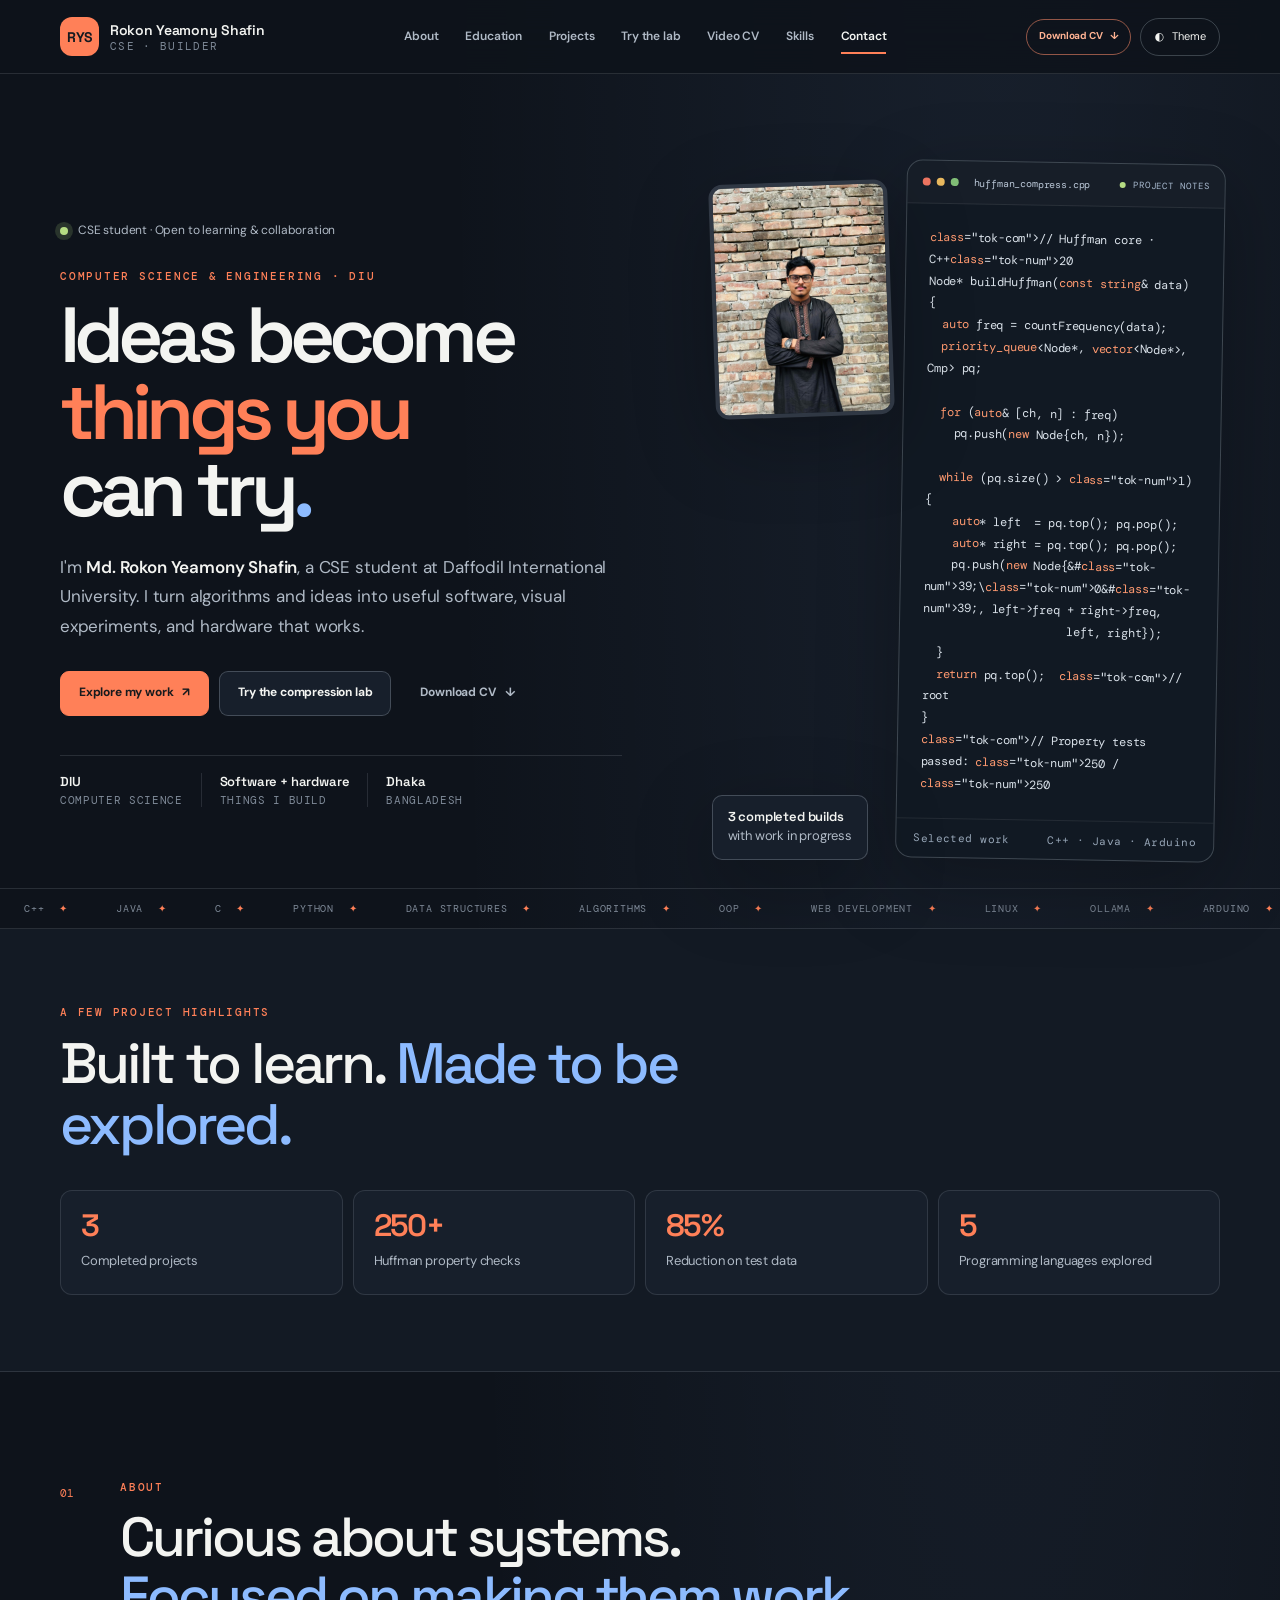
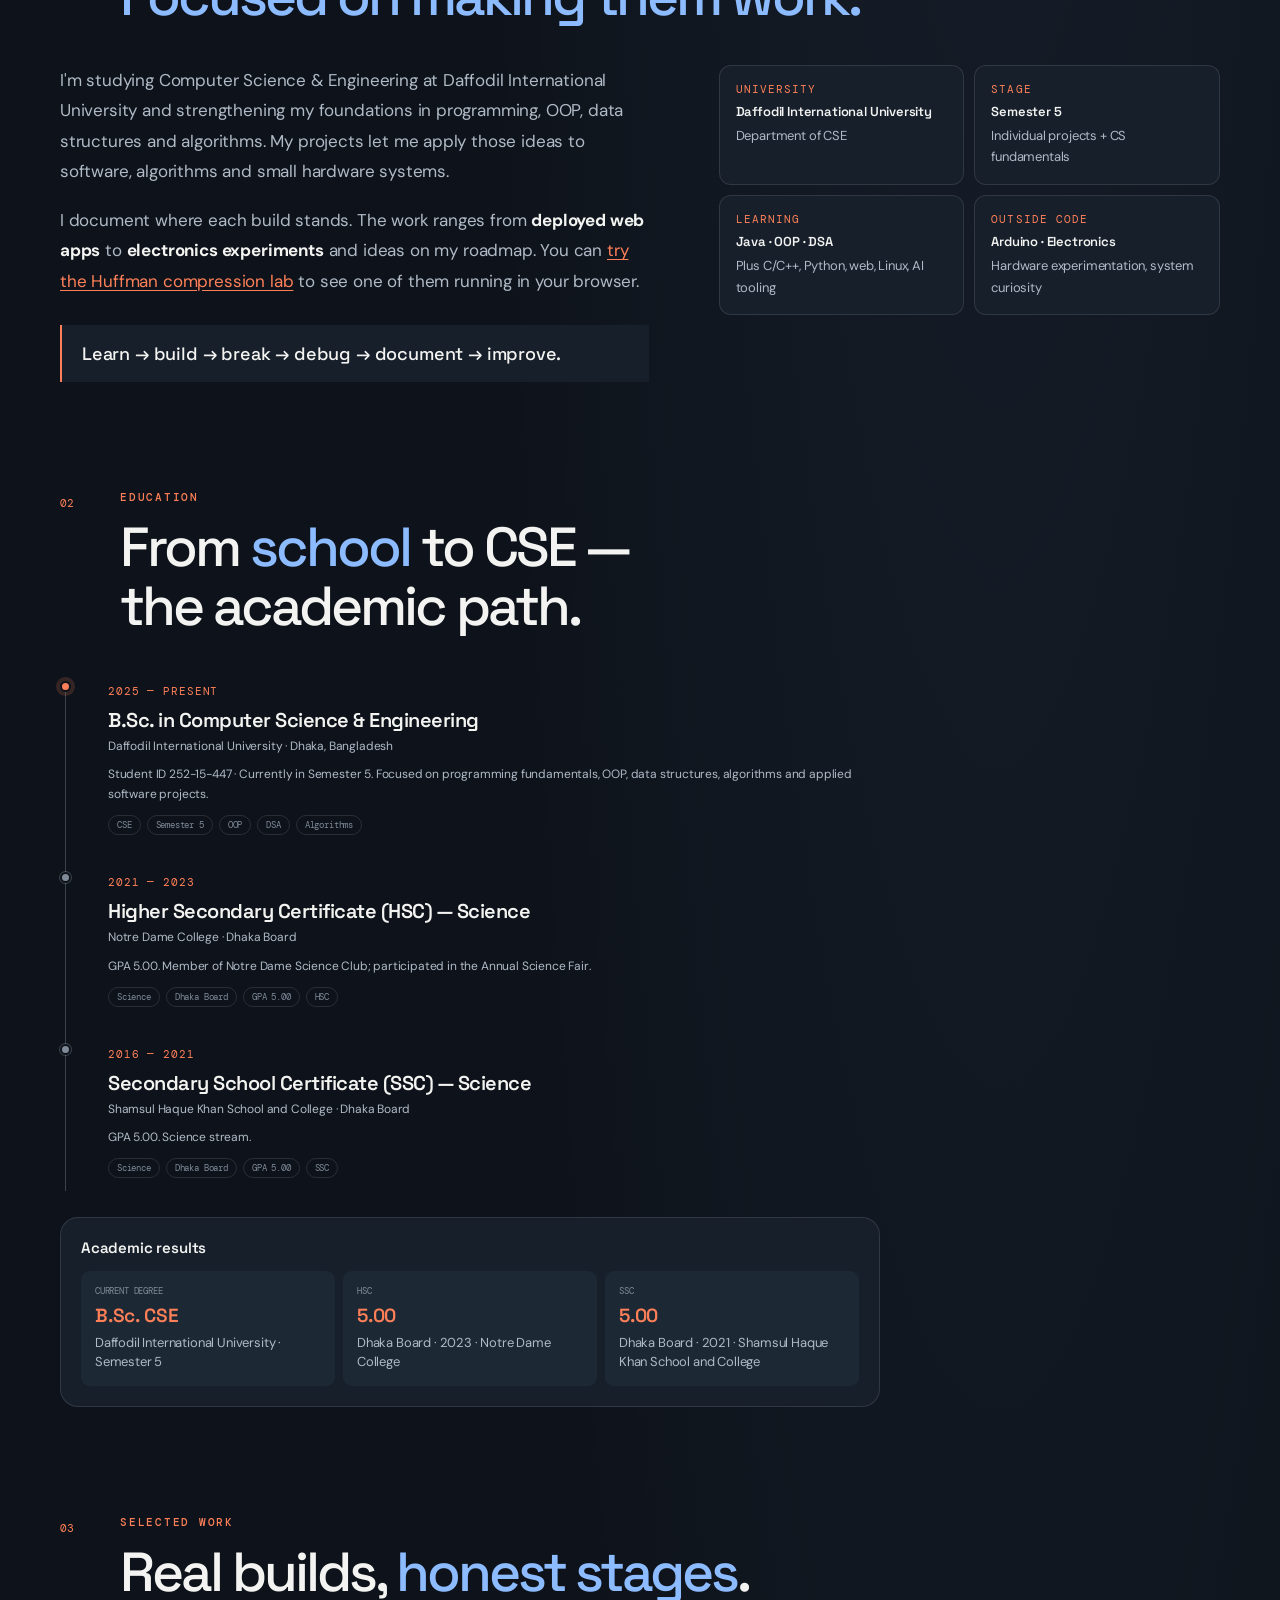
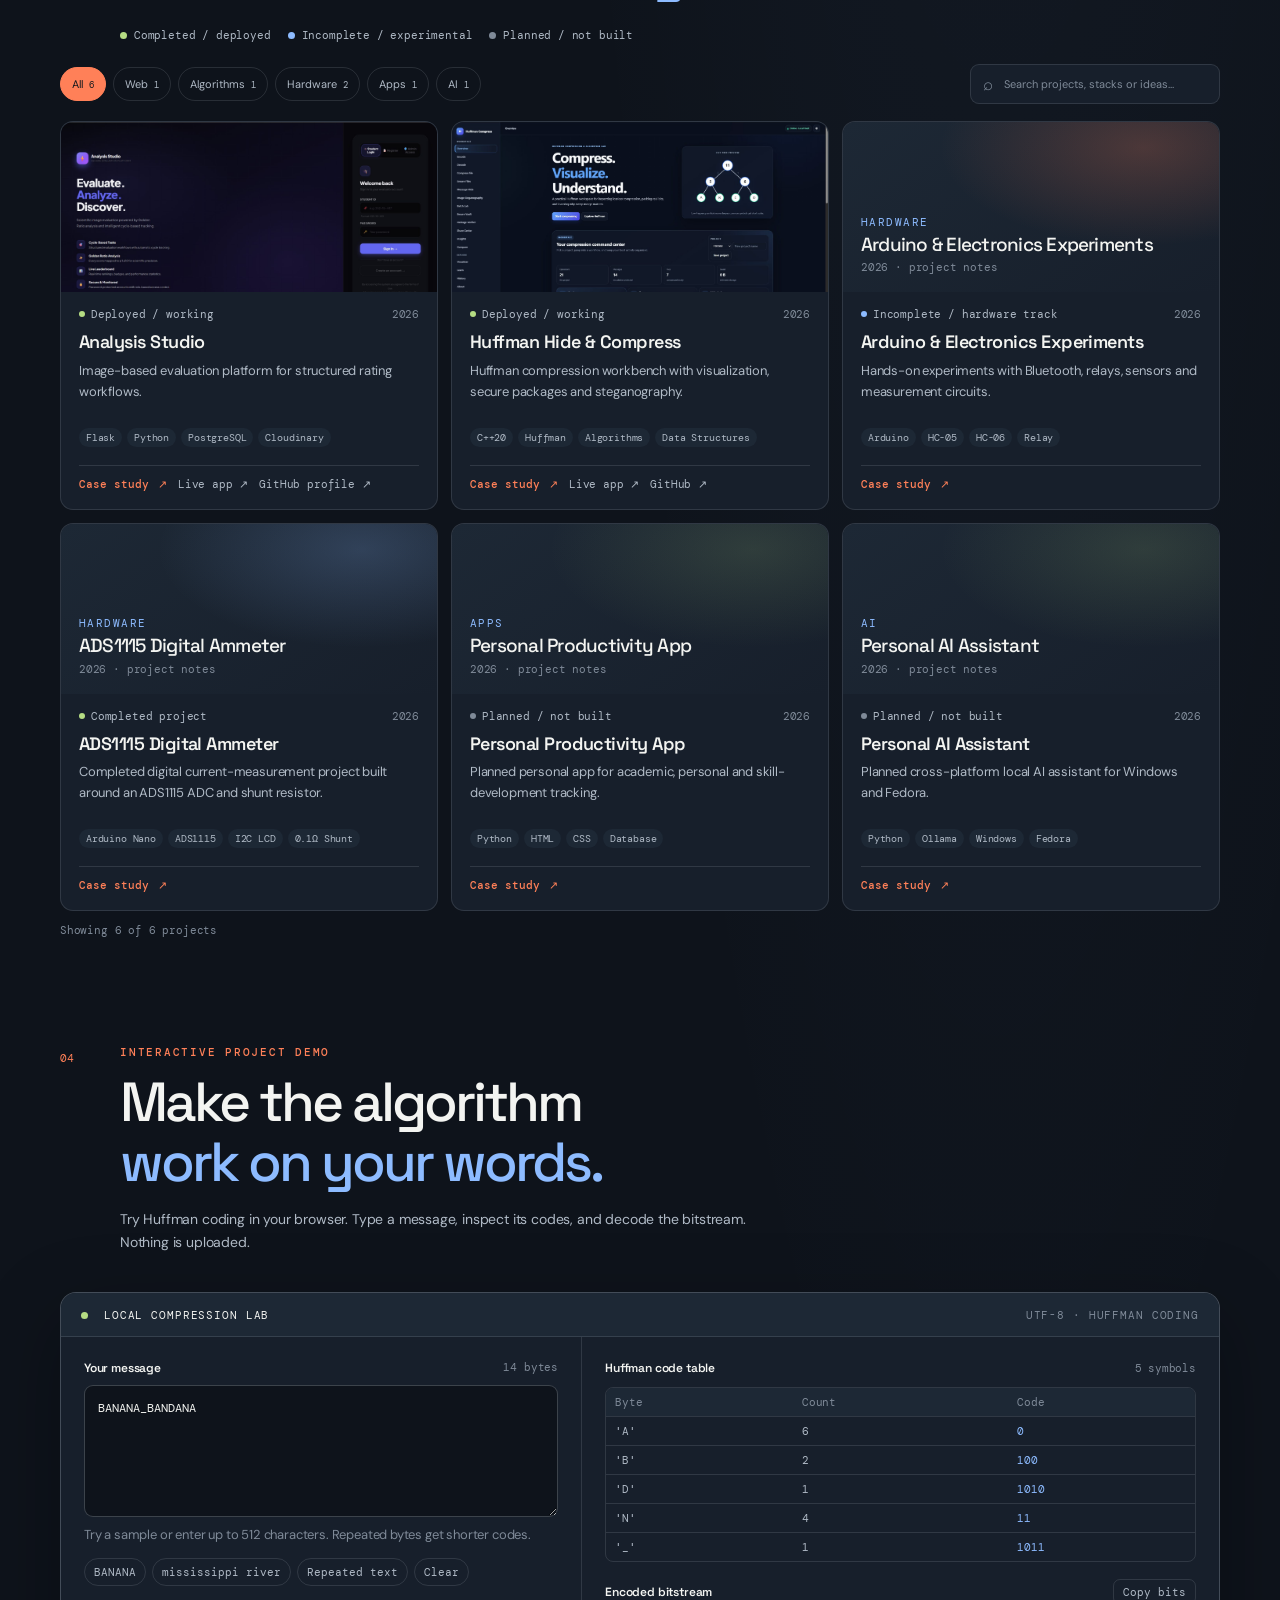
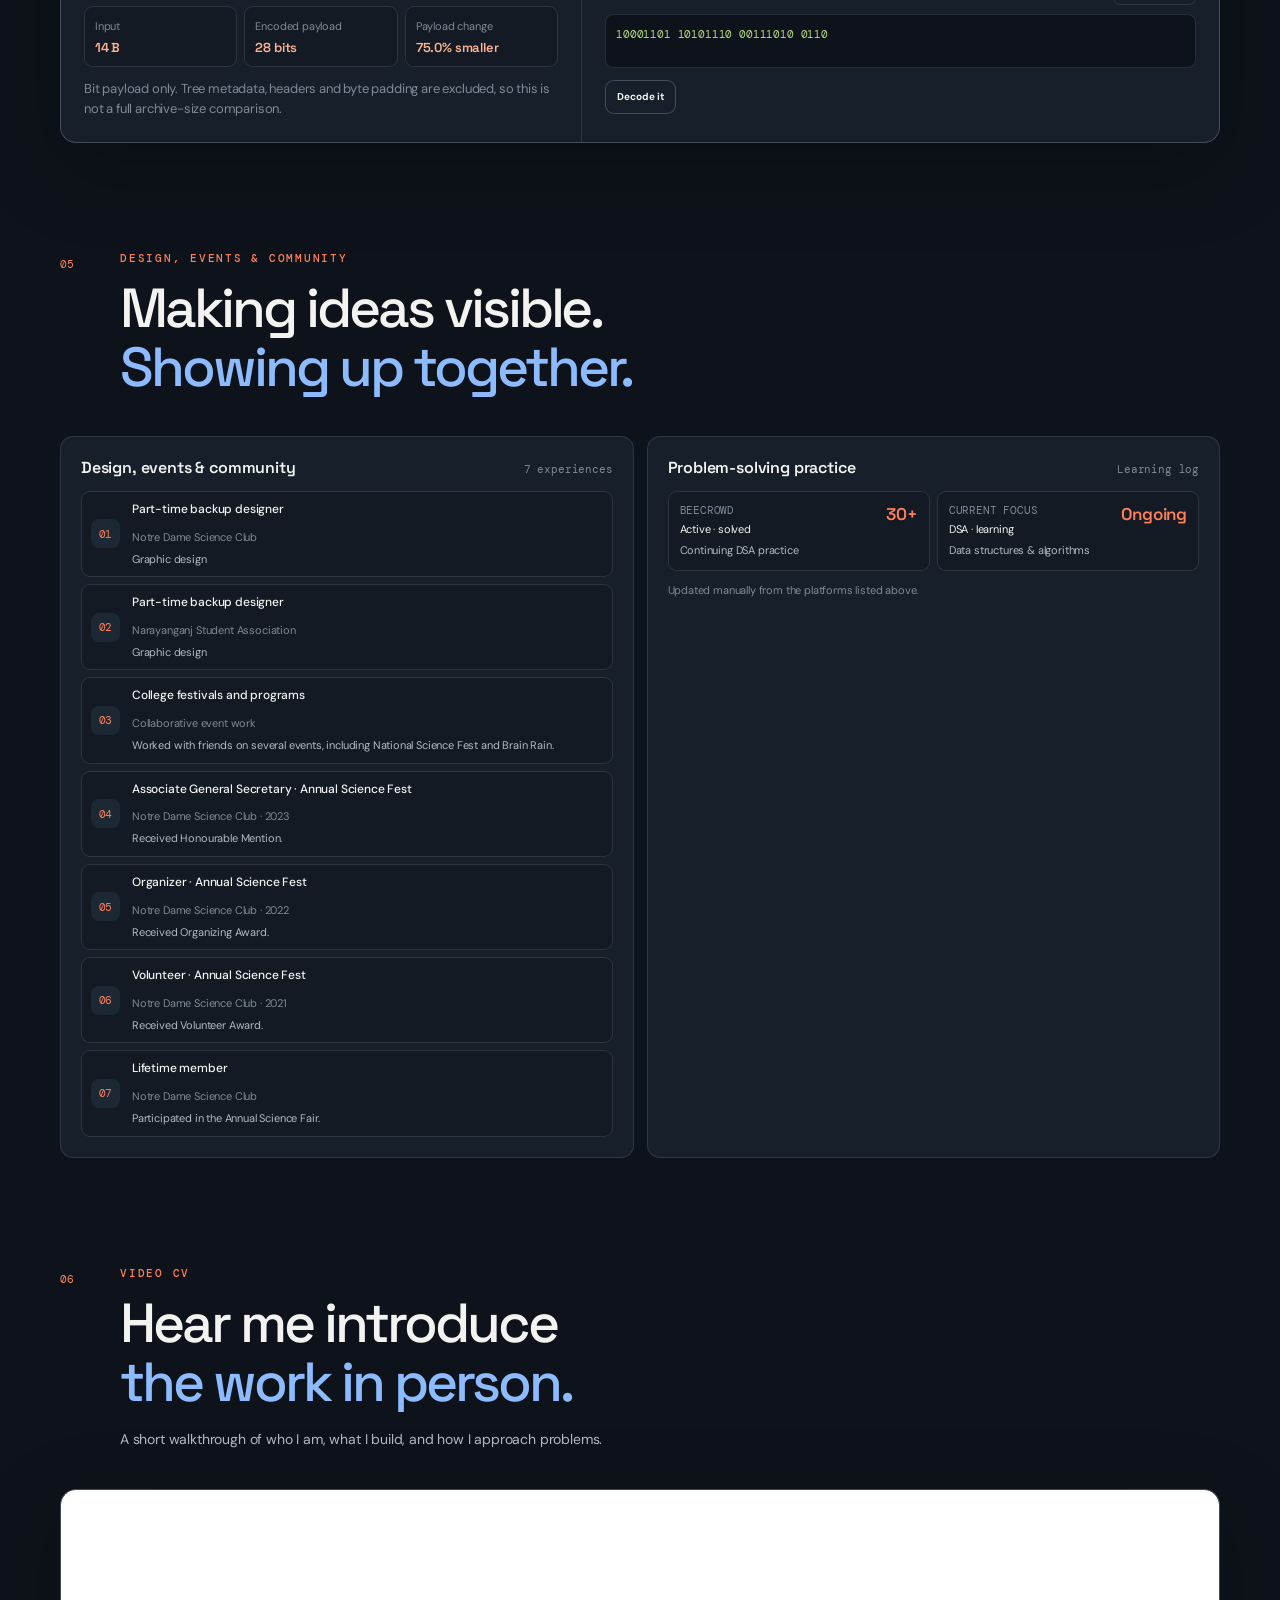
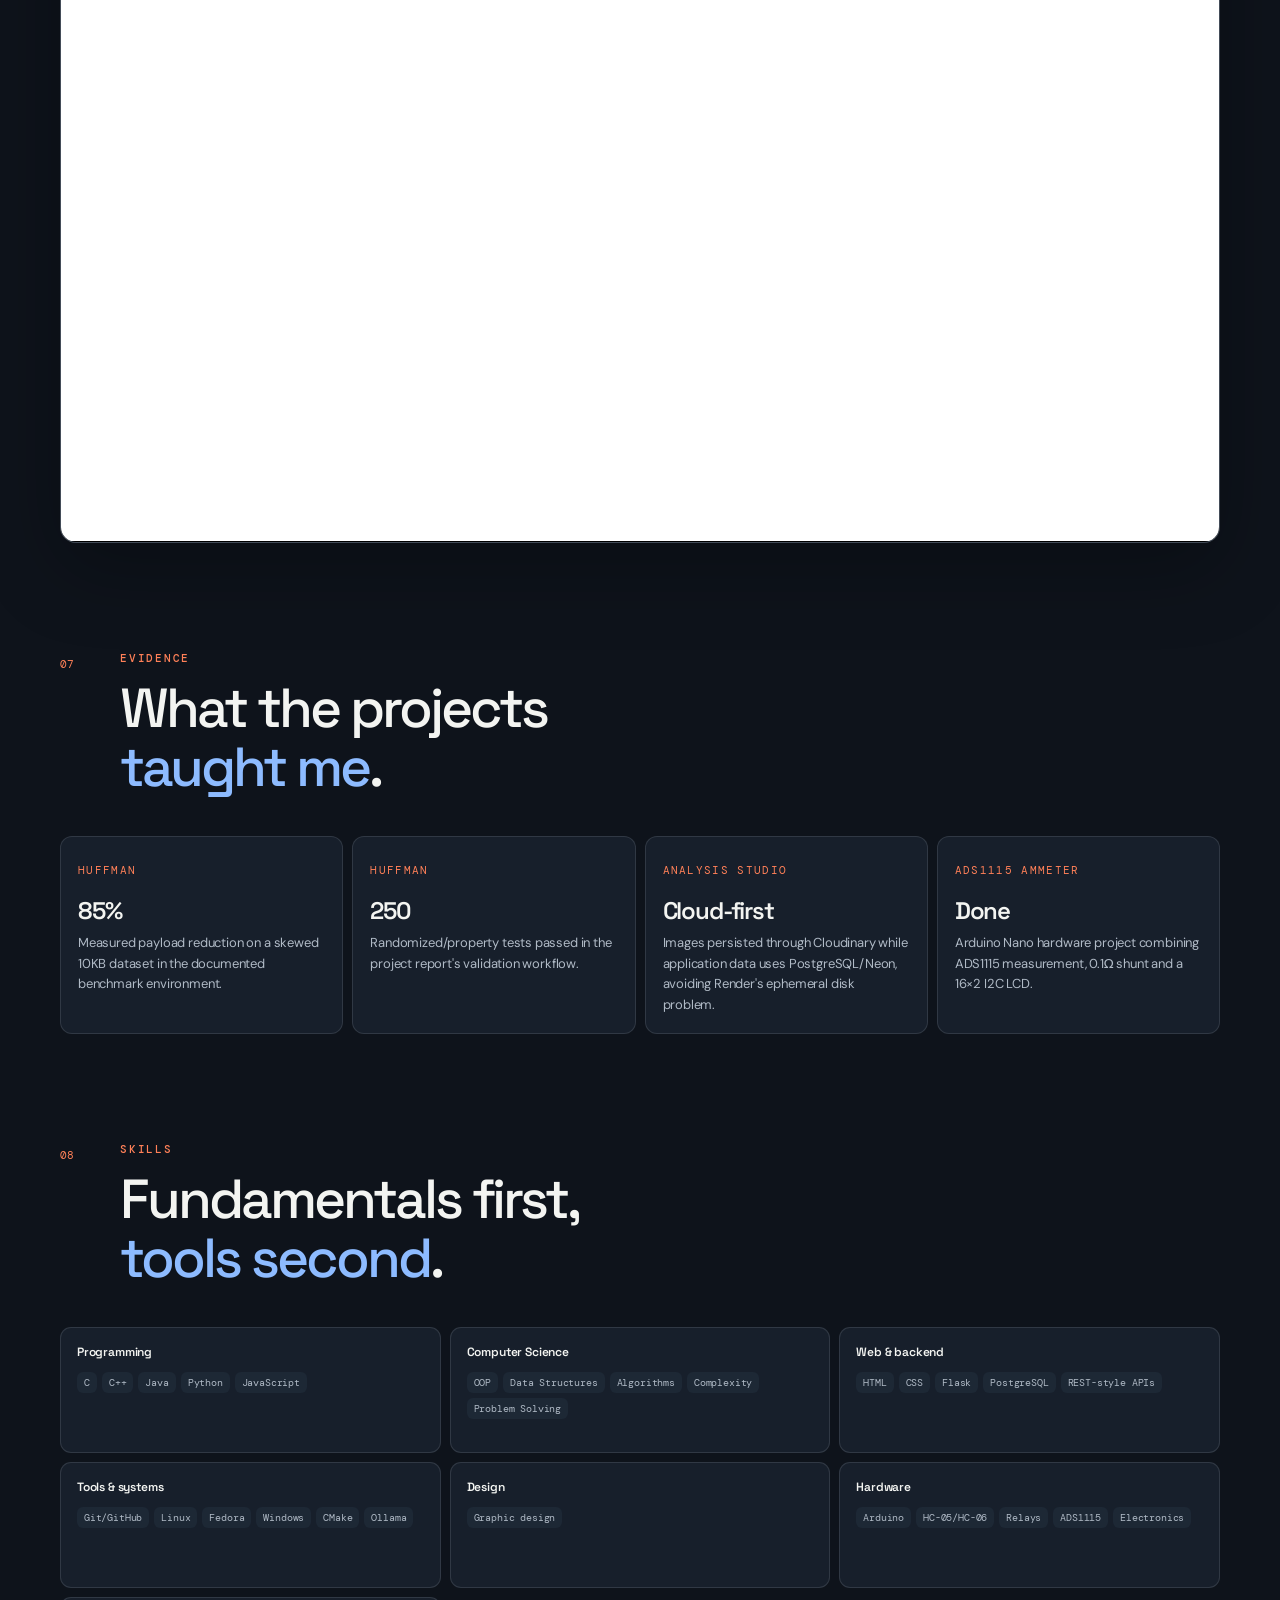
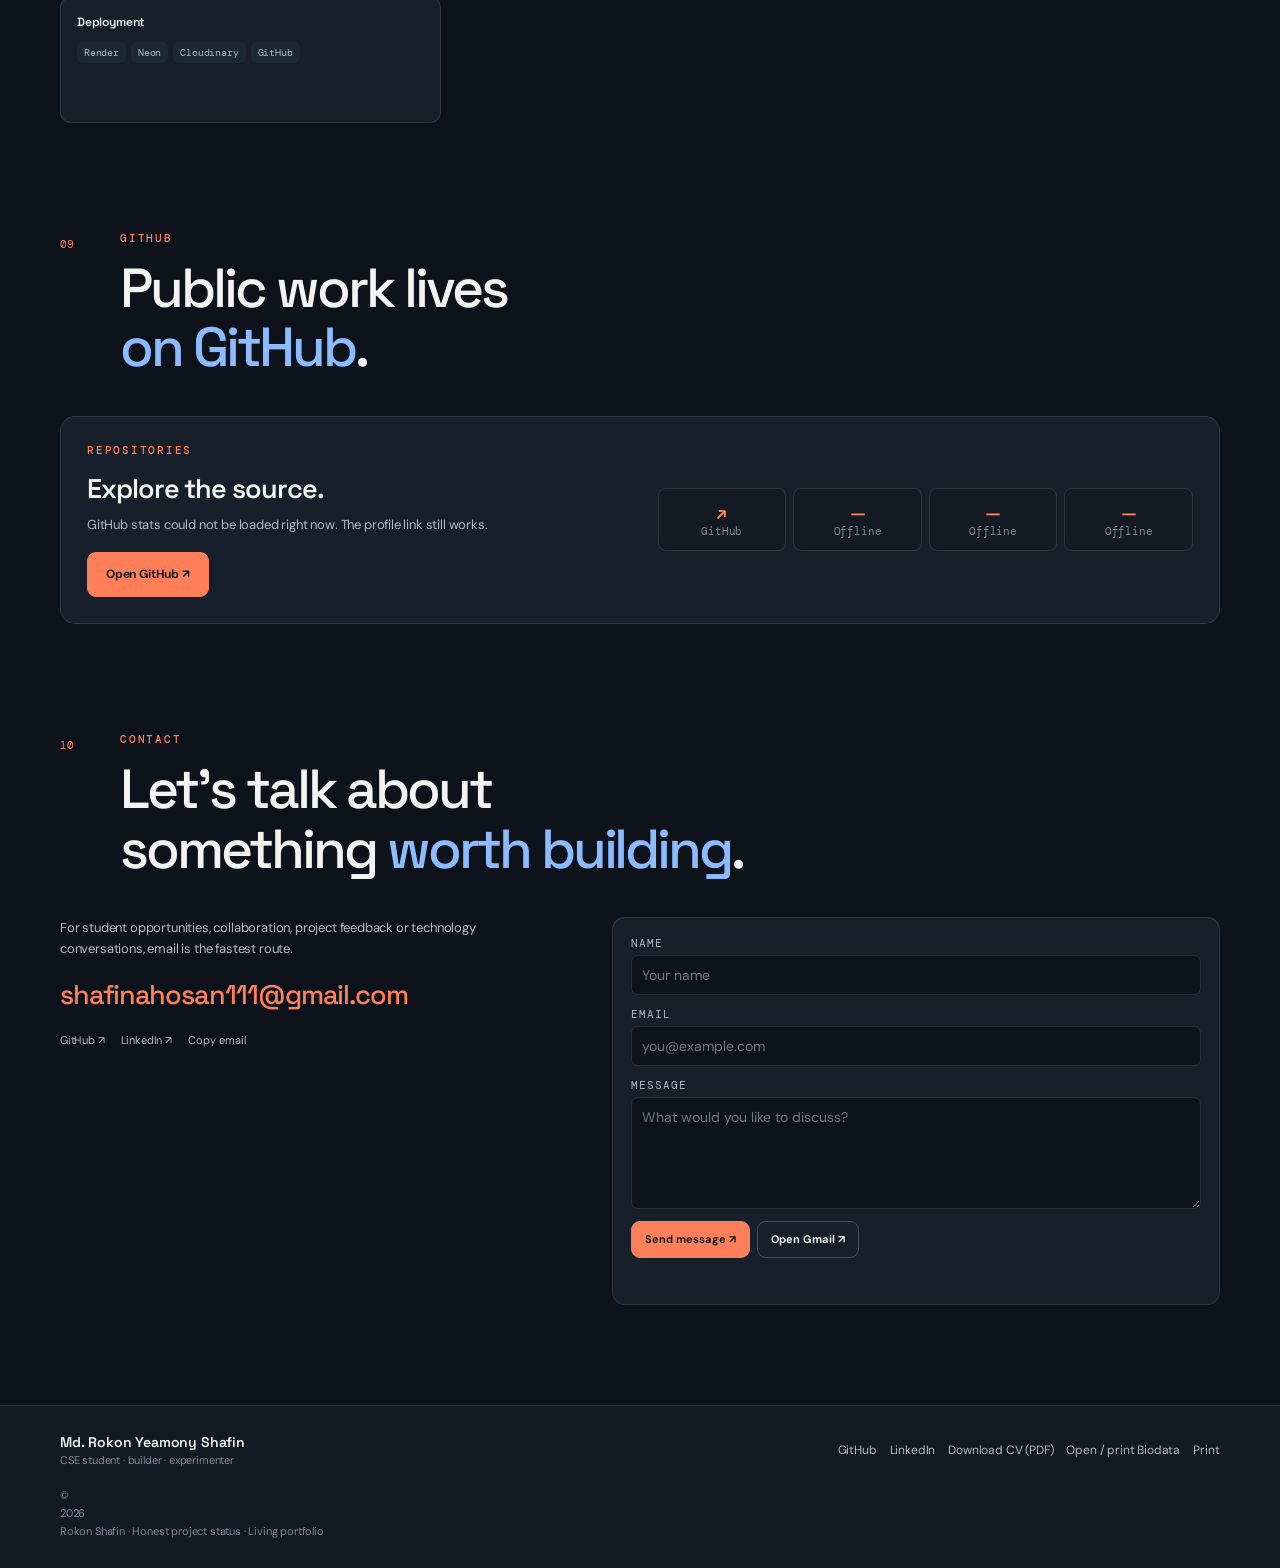
<file: index.html>
<!doctype html>
<html lang="en">
<head>
<meta charset="utf-8">
<meta name="viewport" content="width=device-width, initial-scale=1">
<meta name="theme-color" content="#0e131b">
<meta name="color-scheme" content="dark light">
<title>Md. Rokon Yeamony Shafin — CSE Student & Builder</title>
<meta name="description" content="Md. Rokon Yeamony Shafin is a CSE student at Daffodil International University who builds software, explores algorithms and experiments with electronics. Explore selected work and an interactive Huffman lab.">
<meta name="author" content="Md. Rokon Yeamony Shafin">
<meta property="og:type" content="website">
<meta property="og:title" content="Md. Rokon Yeamony Shafin — CSE Student & Builder">
<meta property="og:description" content="Explore software, algorithm and hardware projects by Md. Rokon Yeamony Shafin, then try Huffman coding in an interactive browser lab.">
<meta property="og:image" content="https://github.com/rokon-shafin2974.png">
<meta name="twitter:card" content="summary_large_image">
<link rel="icon" href="data:image/svg+xml,%3Csvg xmlns='http://www.w3.org/2000/svg' viewBox='0 0 100 100'%3E%3Crect width='100' height='100' rx='24' fill='%230e131b'/%3E%3Ctext x='50' y='64' text-anchor='middle' font-size='36' font-family='Arial' fill='%23ff8058'%3ERS%3C/text%3E%3C/svg%3E">
<link rel="preconnect" href="https://fonts.googleapis.com">
<link rel="preconnect" href="https://fonts.gstatic.com" crossorigin>
<link href="https://fonts.googleapis.com/css2?family=DM+Mono:wght@400;500&family=DM+Sans:wght@400;500;600;700&family=Space+Grotesk:wght@400;500;600;700&display=swap" rel="stylesheet">
<link rel="stylesheet" href="style.css">
<script type="application/ld+json">{"@context":"https://schema.org","@type":"Person","name":"Md. Rokon Yeamony Shafin","identifier":"252-15-447","jobTitle":"Computer Science & Engineering Student","affiliation":{"@type":"CollegeOrUniversity","name":"Daffodil International University"},"sameAs":["https://github.com/rokon-shafin2974","https://www.linkedin.com/in/md-rokon-yeamony-shafin-a51825408/"]}</script>
</head>
<body>
  <a class="skip-link" href="#main-content">Skip to content</a>

  <header id="header" class="header">
    <a class="brand" href="#top" aria-label="Home">
      <span class="brand-mark">RYS</span>
      <span><strong>Rokon Yeamony Shafin</strong><small>CSE · Builder</small></span>
    </a>
    <nav id="nav" aria-label="Primary navigation">
      <a href="#about">About</a>
      <a href="#education">Education</a>
      <a href="#work">Projects</a>
      <a href="#playground">Try the lab</a>
      <a href="#videocv">Video CV</a>
      <a href="#skills">Skills</a>
      <a href="#contact">Contact</a>
    </nav>
    <div class="header-actions">
      <a class="header-cv" href="output/pdf/Rokon_Shafin_CV.pdf" download>Download CV <span>↓</span></a>
      <button id="themeBtn" class="icon-button" type="button" aria-label="Switch to dark theme">◐ <span>Theme</span></button>
      <button id="menuBtn" class="menu-button" type="button" aria-label="Open menu" aria-expanded="false" aria-controls="nav">☰</button>
    </div>
  </header>

  <main id="top" tabindex="-1">
    <section class="hero" id="main-content" tabindex="-1">
      <div class="container hero-grid">
        <div class="hero-copy reveal">
          <div class="availability"><span></span> CSE student · Open to learning & collaboration</div>
          <p class="hero-eyebrow">COMPUTER SCIENCE & ENGINEERING · DIU</p>
          <h1 class="hero-title">
            Ideas become<br><em>things you</em><br>can try<span class="title-period">.</span>
          </h1>
          <p class="hero-lead">I'm <strong>Md. Rokon Yeamony Shafin</strong>, a CSE student at Daffodil International University. I turn algorithms and ideas into useful software, visual experiments, and hardware that works.</p>
          <div class="hero-actions">
            <a class="button primary" href="#work">Explore my work <span>↗</span></a>
            <a class="button secondary" href="#playground">Try the compression lab</a>
            <a class="button text-button" href="output/pdf/Rokon_Shafin_CV.pdf" download>Download CV <span>↓</span></a>
          </div>
          <div class="hero-proof">
            <span><b>DIU</b><small>Computer Science</small></span>
            <span><b>Software + hardware</b><small>Things I build</small></span>
            <span><b>Dhaka</b><small>Bangladesh</small></span>
          </div>
        </div>

        <div class="hero-stage reveal">
          <div class="stage-window">
            <div class="stage-bar">
              <i></i><i></i><i></i>
              <span class="stage-file" id="stageFile">huffman_compress.cpp</span>
              <span class="stage-status"><span class="stage-dot"></span>project notes</span>
            </div>
            <pre class="stage-code" id="stageCode"></pre>
            <div class="stage-footer">
              <span>Selected work</span>
              <span>C++ · Java · Arduino</span>
            </div>
          </div>
          <div class="hero-portrait">
            <img id="profilePhoto" src="assets/profile.jpg" alt="Md. Rokon Yeamony Shafin" loading="eager">
          </div>
          <div class="hero-chip hero-chip-1"><b>3 completed builds</b><span>with work in progress</span></div>
        </div>
      </div>

      <div class="hero-tags">
        <div class="ticker"><div id="tickerTrack"></div></div>
      </div>
    </section>

    <section class="showcase reveal" aria-label="Selected project highlights">
      <div class="container showcase-inner">
        <p class="showcase-eyebrow">A FEW PROJECT HIGHLIGHTS</p>
        <h2 class="showcase-title">Built to learn. <em>Made to be explored.</em></h2>
        <div class="showcase-stats" id="showcaseStats"></div>
      </div>
    </section>

    <section id="about" class="section container reveal">
      <header class="editorial-head">
        <span class="editorial-num">01</span>
        <div>
          <p class="eyebrow">ABOUT</p>
          <h2 class="editorial-title">Curious about systems.<br><em>Focused on making them work.</em></h2>
        </div>
      </header>
      <div class="about-layout">
        <div class="about-copy">
          <p>I'm studying Computer Science & Engineering at Daffodil International University and strengthening my foundations in programming, OOP, data structures and algorithms. My projects let me apply those ideas to software, algorithms and small hardware systems.</p>
          <p>I document where each build stands. The work ranges from <strong>deployed web apps</strong> to <strong>electronics experiments</strong> and ideas on my roadmap. You can <a href="#playground" style="color:var(--accent);text-decoration:underline;text-underline-offset:3px">try the Huffman compression lab</a> to see one of them running in your browser.</p>
          <div class="quote-card">
            <span>"</span>
            <p>Learn → build → break → debug → document → improve.</p>
          </div>
        </div>
        <div class="about-facts">
          <div><small>University</small><strong>Daffodil International University</strong><span>Department of CSE</span></div>
          <div><small>Stage</small><strong>Semester 5</strong><span>Individual projects + CS fundamentals</span></div>
          <div><small>Learning</small><strong>Java · OOP · DSA</strong><span>Plus C/C++, Python, web, Linux, AI tooling</span></div>
          <div><small>Outside code</small><strong>Arduino · Electronics</strong><span>Hardware experimentation, system curiosity</span></div>
        </div>
      </div>
    </section>

    <section id="education" class="section container reveal">
      <header class="editorial-head">
        <span class="editorial-num">02</span>
        <div>
          <p class="eyebrow">EDUCATION</p>
          <h2 class="editorial-title">From <em>school</em> to CSE —<br>the academic path.</h2>
        </div>
      </header>
      <div class="edu-timeline" id="eduTimeline"></div>
      <div class="edu-meta academic-meta">
        <article class="edu-results">
          <h3>Academic results</h3>
          <div id="academicResults" class="results-grid"></div>
        </article>
      </div>
    </section>

    <section id="work" class="section container reveal">
      <header class="editorial-head">
        <span class="editorial-num">03</span>
        <div>
          <p class="eyebrow">SELECTED WORK</p>
          <h2 class="editorial-title">Real builds, <em>honest stages</em>.</h2>
        </div>
      </header>

      <div class="legend" aria-label="Project status key">
        <span><i class="dot shipped"></i>Completed / deployed</span>
        <span><i class="dot progress"></i>Incomplete / experimental</span>
        <span><i class="dot planned"></i>Planned / not built</span>
      </div>

      <div class="project-toolbar">
        <div id="filters" class="filters"></div>
        <label class="search"><span aria-hidden="true">⌕</span><input id="projectSearch" type="search" aria-label="Search projects by name, technology or idea" placeholder="Search projects, stacks or ideas…" autocomplete="off"></label>
      </div>

      <div id="projectGrid" class="project-grid"></div>
      <p id="resultCount" class="result-count" aria-live="polite"></p>
    </section>

    <section id="playground" class="section container reveal playground-section">
      <header class="editorial-head">
        <span class="editorial-num">04</span>
        <div>
          <p class="eyebrow">INTERACTIVE PROJECT DEMO</p>
          <h2 class="editorial-title">Make the algorithm<br><em>work on your words.</em></h2>
          <p class="section-intro">Try Huffman coding in your browser. Type a message, inspect its codes, and decode the bitstream. Nothing is uploaded.</p>
        </div>
      </header>
      <div class="lab-shell">
        <div class="lab-topline"><span><i></i> LOCAL COMPRESSION LAB</span><span>UTF-8 · HUFFMAN CODING</span></div>
        <div class="lab-layout">
          <div class="lab-input-panel">
            <label for="huffmanInput">Your message <span id="inputByteCount">0 bytes</span></label>
            <textarea id="huffmanInput" maxlength="512" spellcheck="false" placeholder="Type or paste a short message…" aria-describedby="labHint"></textarea>
            <p class="lab-hint" id="labHint">Try a sample or enter up to 512 characters. Repeated bytes get shorter codes.</p>
            <div class="sample-row" aria-label="Load a sample message">
              <button type="button" data-sample="BANANA_BANDANA">BANANA</button>
              <button type="button" data-sample="mississippi river">mississippi river</button>
              <button type="button" data-sample="Huffman coding assigns short bit strings to frequent symbols. Huffman coding assigns short bit strings to frequent symbols.">Repeated text</button>
              <button type="button" data-sample="">Clear</button>
            </div>
            <div class="lab-metrics">
              <div><span>Input</span><strong id="rawBytes">0 B</strong></div>
              <div><span>Encoded payload</span><strong id="encodedBits">0 bits</strong></div>
              <div><span>Payload change</span><strong id="payloadChange">—</strong></div>
            </div>
            <p class="lab-caveat">Bit payload only. Tree metadata, headers and byte padding are excluded, so this is not a full archive-size comparison.</p>
          </div>
          <div class="lab-output-panel">
            <div class="lab-output-head"><h3>Huffman code table</h3><span id="symbolCount">0 symbols</span></div>
            <div class="code-table-wrap">
              <table class="code-table">
                <thead><tr><th scope="col">Byte</th><th scope="col">Count</th><th scope="col">Code</th></tr></thead>
                <tbody id="huffmanCodes"><tr><td colspan="3">Enter a message to build the tree.</td></tr></tbody>
              </table>
            </div>
            <div class="bitstream-head"><h3>Encoded bitstream</h3><button id="copyBits" type="button" disabled>Copy bits</button></div>
            <pre id="huffmanBitstream" class="bitstream">Your encoded bits will appear here.</pre>
            <div class="decode-row"><button id="decodeBits" class="button secondary" type="button" disabled>Decode it</button><span id="decodeStatus" role="status"></span></div>
            <div id="decodedPanel" class="decoded-panel" hidden><span>DECODED MESSAGE</span><p id="decodedText"></p></div>
          </div>
        </div>
      </div>
    </section>

    <section id="credentials" class="section container reveal">
      <header class="editorial-head">
        <span class="editorial-num">05</span>
        <div>
          <p class="eyebrow">DESIGN, EVENTS &amp; COMMUNITY</p>
          <h2 class="editorial-title">Making ideas visible.<br><em>Showing up together.</em></h2>
        </div>
      </header>
      <div class="credentials-layout">
        <article class="credentials-card">
          <header><h3>Design, events &amp; community</h3><span id="certCount"></span></header>
          <div id="certList" class="cert-list"></div>
        </article>
        <article class="credentials-card">
          <header><h3>Problem-solving practice</h3><span>Learning log</span></header>
          <div id="cpGrid" class="cp-grid"></div>
          <p class="cp-note">Updated manually from the platforms listed above.</p>
        </article>
      </div>
    </section>

    <section id="videocv" class="section container reveal">
      <header class="editorial-head">
        <span class="editorial-num">06</span>
        <div>
          <p class="eyebrow">VIDEO CV</p>
          <h2 class="editorial-title">Hear me introduce<br><em>the work in person.</em></h2>
          <p class="section-intro">A short walkthrough of who I am, what I build, and how I approach problems.</p>
        </div>
      </header>

      <div class="video-cv" id="videoCv" data-video-url="https://youtu.be/CwYQg25vEKk" data-video-src="">
        <div class="video-placeholder" role="region" aria-label="Video CV — coming soon">
          <div class="video-placeholder-inner">
            <div class="video-icon" aria-hidden="true">
              <svg viewBox="0 0 24 24" width="36" height="36" fill="none" stroke="currentColor" stroke-width="1.6" stroke-linecap="round" stroke-linejoin="round">
                <polygon points="6 4 20 12 6 20 6 4" fill="currentColor" stroke="none" opacity=".85"/>
              </svg>
            </div>
            <div class="video-copy">
              <span class="video-tag">COMING SOON</span>
              <h3>A 60–90 second intro video is in the works.</h3>
              <p>I'm recording a short video CV covering my projects, my learning journey, and what I'm looking to build next. Check back soon — or reach out in the meantime.</p>
              <div class="video-meta">
                <span><b>Format</b> · 16:9 · 60–90s</span>
                <span><b>Topics</b> · Projects · Approach · Goals</span>
              </div>
              <a class="button secondary" href="#contact">Get in touch ↗</a>
            </div>
          </div>
          <div class="video-scanline" aria-hidden="true"></div>
        </div>
      </div>
    </section>

    <section class="section container reveal" id="engineering">
      <header class="editorial-head">
        <span class="editorial-num">07</span>
        <div>
          <p class="eyebrow">EVIDENCE</p>
          <h2 class="editorial-title">What the projects<br><em>taught me</em>.</h2>
        </div>
      </header>
      <div class="evidence-grid">
        <article><small>HUFFMAN</small><strong>85%</strong><p>Measured payload reduction on a skewed 10KB dataset in the documented benchmark environment.</p></article>
        <article><small>HUFFMAN</small><strong>250</strong><p>Randomized/property tests passed in the project report's validation workflow.</p></article>
        <article><small>ANALYSIS STUDIO</small><strong>Cloud-first</strong><p>Images persisted through Cloudinary while application data uses PostgreSQL/Neon, avoiding Render's ephemeral disk problem.</p></article>
        <article><small>ADS1115 AMMETER</small><strong>Done</strong><p>Arduino Nano hardware project combining ADS1115 measurement, 0.1Ω shunt and a 16×2 I2C LCD.</p></article>
      </div>
    </section>

    <section class="section container reveal" id="skills">
      <header class="editorial-head">
        <span class="editorial-num">08</span>
        <div>
          <p class="eyebrow">SKILLS</p>
          <h2 class="editorial-title">Fundamentals first,<br><em>tools second</em>.</h2>
        </div>
      </header>
      <div class="skills-grid" id="skillsGrid"></div>
    </section>

    <section class="section container reveal" id="github">
      <header class="editorial-head">
        <span class="editorial-num">09</span>
        <div>
          <p class="eyebrow">GITHUB</p>
          <h2 class="editorial-title">Public work lives<br><em>on GitHub</em>.</h2>
        </div>
      </header>
      <div class="github-panel">
        <div>
          <p class="eyebrow">REPOSITORIES</p>
          <h2>Explore the source.</h2>
          <p id="githubStatus">Loading public GitHub profile data…</p>
          <a class="button primary" href="https://github.com/rokon-shafin2974" target="_blank" rel="noopener noreferrer">Open GitHub ↗</a>
        </div>
        <div id="githubStats" class="github-stats">
          <div><b>—</b><span>Repos</span></div>
          <div><b>—</b><span>Stars</span></div>
          <div><b>—</b><span>Followers</span></div>
          <div><b>—</b><span>Following</span></div>
        </div>
      </div>
    </section>

    <section id="contact" class="section container reveal contact-section">
      <header class="editorial-head">
        <span class="editorial-num">10</span>
        <div>
          <p class="eyebrow">CONTACT</p>
          <h2 class="editorial-title">Let's talk about<br>something <em>worth building</em>.</h2>
        </div>
      </header>
      <div class="contact-layout">
        <div>
          <p class="contact-lead">For student opportunities, collaboration, project feedback or technology conversations, email is the fastest route.</p>
          <a class="email-link" href="mailto:shafinahosan111@gmail.com">shafinahosan111@gmail.com</a>
          <div class="socials">
            <a href="https://github.com/rokon-shafin2974" target="_blank" rel="noopener noreferrer">GitHub ↗</a>
            <a href="https://www.linkedin.com/in/md-rokon-yeamony-shafin-a51825408/" target="_blank" rel="noopener noreferrer">LinkedIn ↗</a>
            <button id="copyEmail" type="button" data-copy="shafinahosan111@gmail.com">Copy email</button>
          </div>
        </div>
        <form id="contactForm" novalidate>
          <label>Name<input name="name" required autocomplete="name" placeholder="Your name"></label>
          <label>Email<input name="email" type="email" required autocomplete="email" placeholder="you@example.com"></label>
          <label>Message<textarea name="message" rows="5" required placeholder="What would you like to discuss?"></textarea></label>
          <div class="form-actions">
            <button class="button primary" type="submit">Send message ↗</button>
            <button id="openGmailBtn" class="button secondary" type="button">Open Gmail ↗</button>
          </div>
          <p id="formStatus" role="status"></p>
        </form>
      </div>
    </section>
  </main>

  <footer>
    <div class="container footer-inner">
      <div><strong>Md. Rokon Yeamony Shafin</strong><span>CSE student · builder · experimenter</span></div>
      <div class="footer-links">
        <a href="https://github.com/rokon-shafin2974" target="_blank" rel="noopener noreferrer">GitHub</a>
        <a href="https://www.linkedin.com/in/md-rokon-yeamony-shafin-a51825408/" target="_blank" rel="noopener noreferrer">LinkedIn</a>
        <a href="output/pdf/Rokon_Shafin_CV.pdf" download>Download CV (PDF)</a>
        <a href="biodata.html">Open / print Biodata</a>
        <button id="printBtn" type="button">Print</button>
      </div>
      <small>© <span id="year"></span> Rokon Shafin · Honest project status · Living portfolio</small>
    </div>
  </footer>

  <div id="projectModal" class="overlay hidden" role="dialog" aria-modal="true" aria-labelledby="projectModalTitle">
    <article class="project-modal">
      <button class="modal-close" data-close type="button" aria-label="Close">×</button>
      <div id="projectModalContent"></div>
    </article>
  </div>
  <div id="toast" class="toast" role="status" aria-live="polite"></div>
  <script src="script.js" defer></script>
</body>
</html>
</file>
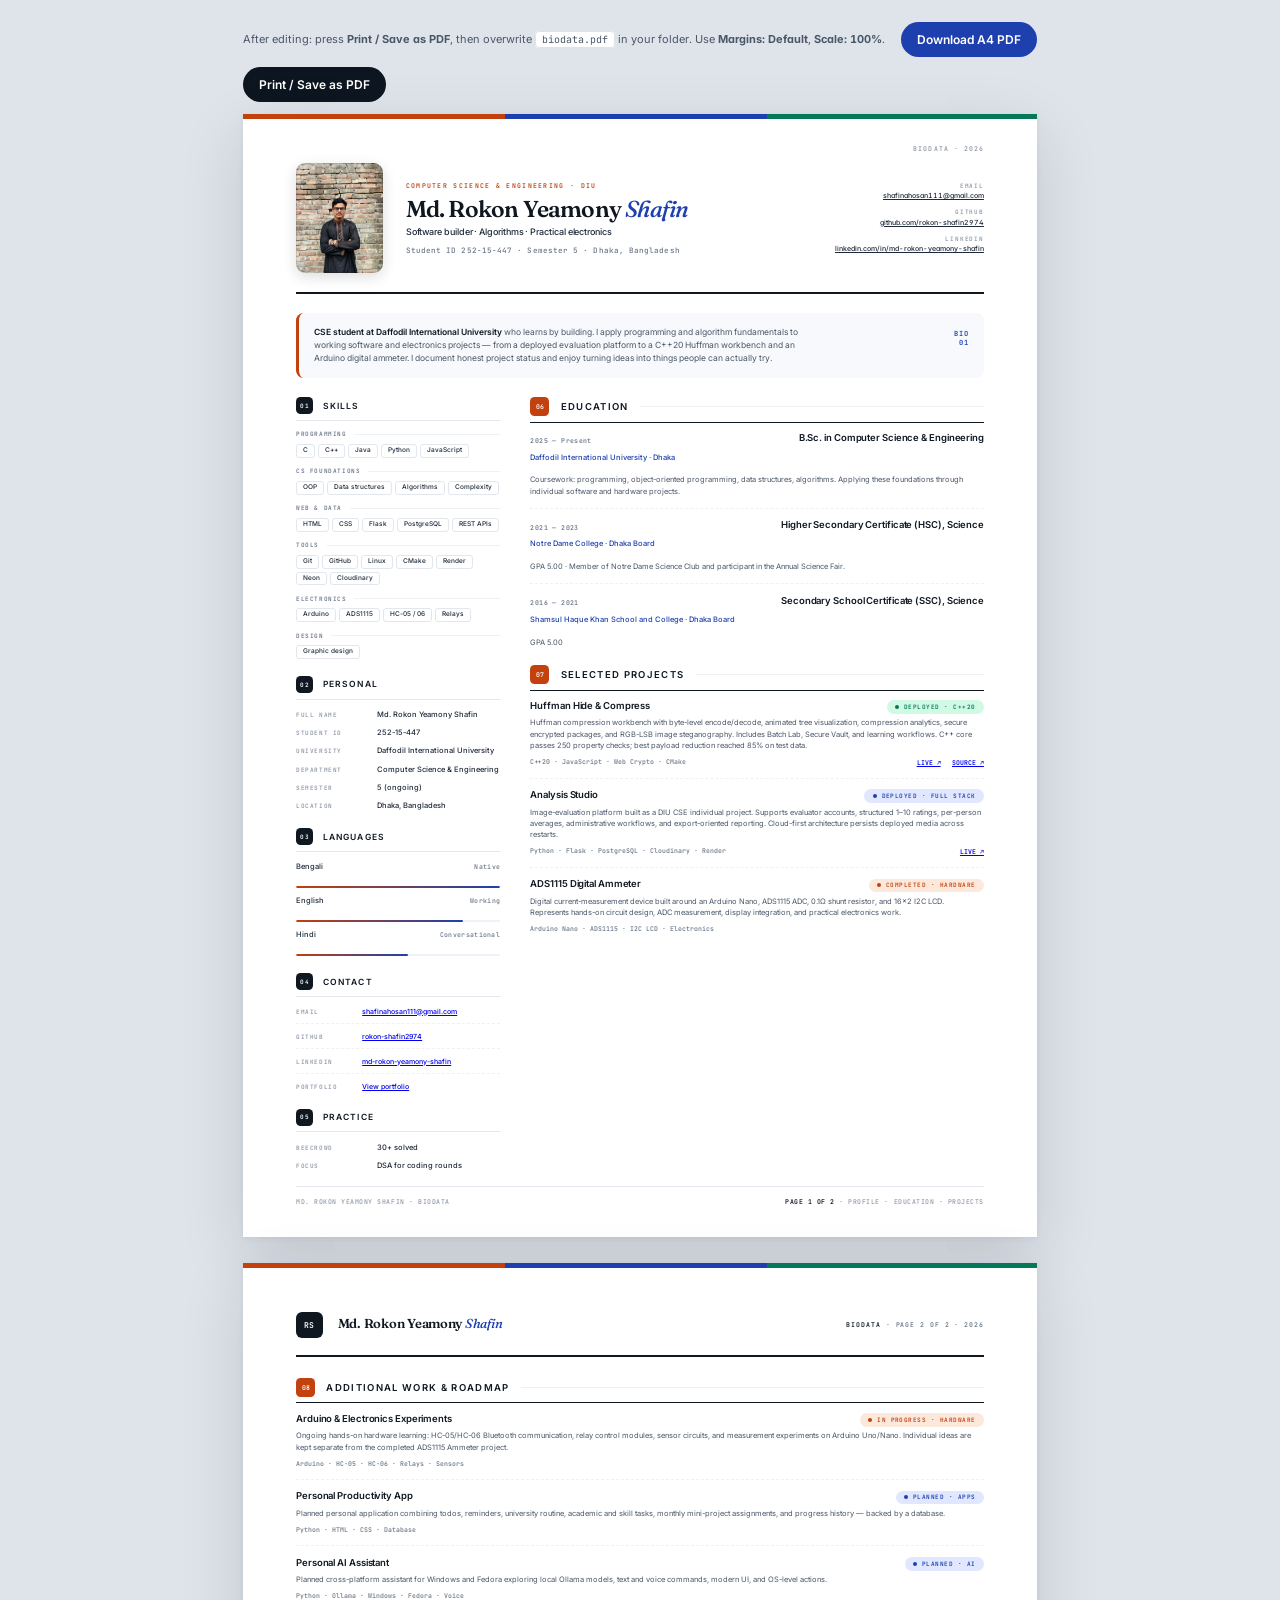
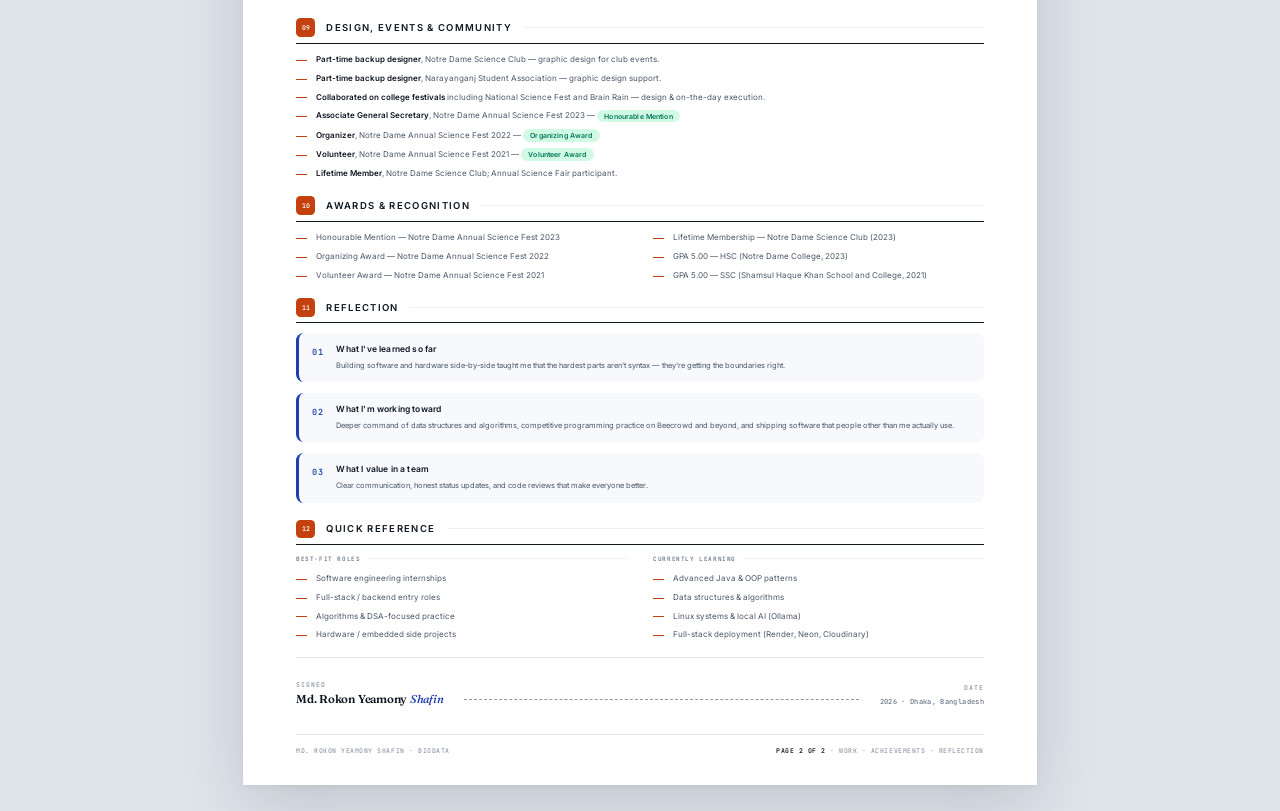
<file: biodata.html>
<!doctype html>
<html lang="en">
<head>
  <meta charset="utf-8">
  <meta name="viewport" content="width=device-width, initial-scale=1">
  <meta name="theme-color" content="#0d1520">
  <meta name="description" content="Biodata of Md. Rokon Yeamony Shafin — Computer Science and Engineering student, software builder, and electronics enthusiast.">
  <title>Md. Rokon Yeamony Shafin — Biodata</title>
  <link rel="preconnect" href="https://fonts.googleapis.com">
  <link rel="preconnect" href="https://fonts.gstatic.com" crossorigin>
  <link href="https://fonts.googleapis.com/css2?family=Fraunces:opsz,wght@9..144,500;9..144,600;9..144,700&family=Inter:wght@400;500;600;700&family=JetBrains+Mono:wght@400;500;600&display=swap" rel="stylesheet">
  <style>
    :root{
      color-scheme:light;
      --ink:#0f1721;
      --ink-2:#1e2a3a;
      --muted:#4a5768;
      --muted-2:#6b7789;
      --soft:#9099a8;
      --line:#e2e7ee;
      --line-2:#eef1f6;
      --paper:#ffffff;
      --paper-2:#f7f9fc;
      --paper-3:#eef3fa;
      --accent:#c2410c;
      --accent-soft:#fde8dc;
      --accent-2:#1e40af;
      --accent-2-soft:#e0e7ff;
      --accent-3:#047857;
      --accent-3-soft:#d1fae5;
      --rule:#0f1721;
      --sans:'Inter',system-ui,-apple-system,sans-serif;
      --serif:'Fraunces',Georgia,serif;
      --mono:'JetBrains Mono',ui-monospace,monospace;
    }
    *{box-sizing:border-box;margin:0;padding:0}
    html{background:#dfe4eb}
    body{
      font:7.5px/1.5 var(--sans);
      color:var(--ink);
      -webkit-font-smoothing:antialiased;
      font-feature-settings:"ss01","cv11","tnum";
    }

    /* Toolbar */
    .toolbar{
      width:min(210mm,calc(100% - 32px));
      margin:22px auto 12px;
      display:flex;gap:10px;align-items:center;flex-wrap:wrap
    }
    .toolbar-hint{color:#4a5768;font-size:11px;margin-right:auto;line-height:1.5}
    .toolbar-hint code{background:#fff;padding:1px 6px;border-radius:4px;font-family:var(--mono);font-size:10px;border:1px solid #dde3eb}
    .btn{
      display:inline-flex;align-items:center;gap:8px;
      padding:10px 16px;border:0;border-radius:999px;
      font:600 12px var(--sans);cursor:pointer;text-decoration:none;
      background:#0d1520;color:#fff;transition:background .15s
    }
    .btn:hover{background:#1d2a3d}
    .btn.blue{background:#1e40af}
    .btn.blue:hover{background:#1e3a8a}

    /* Page sheet */
    .sheet{
      width:210mm;
      min-height:297mm;
      margin:0 auto 26px;
      padding:13mm 14mm 14mm;
      background:var(--paper);
      box-shadow:0 20px 60px rgba(15,23,33,.14), 0 2px 6px rgba(15,23,33,.05);
      position:relative;
      overflow:hidden;
    }
    .sheet::before{
      content:"";
      position:absolute;top:0;left:0;right:0;
      height:5px;
      background:
        linear-gradient(90deg,
          var(--accent) 0%,
          var(--accent) 33%,
          var(--accent-2) 33%,
          var(--accent-2) 66%,
          var(--accent-3) 66%,
          var(--accent-3) 100%);
    }

    .corner-tag{
      position:absolute;top:8mm;right:14mm;
      font:600 6.5px var(--mono);
      letter-spacing:.16em;text-transform:uppercase;
      color:var(--soft)
    }

    /* Masthead */
    .masthead{
      display:grid;
      grid-template-columns:23mm 1fr 56mm;
      gap:6mm;
      align-items:center;
      padding-bottom:5mm;
      border-bottom:2.5px solid var(--rule);
      margin-bottom:5mm;
    }
    .avatar-wrap{
      position:relative;
      width:23mm;height:29mm;
    }
    .avatar-wrap img{
      width:100%;height:100%;
      object-fit:cover;object-position:center 22%;
      border-radius:2.5mm;
      background:var(--paper-3);
      display:block;
      box-shadow:0 4px 14px rgba(15,23,33,.14);
    }
    .avatar-wrap::after{
      content:"";
      position:absolute;
      inset:0;
      border-radius:2.5mm;
      box-shadow:inset 0 0 0 1px rgba(15,23,33,.08);
      pointer-events:none;
    }
    .avatar-accent{
      position:absolute;
      left:-2.5mm;bottom:-2.5mm;
      width:23mm;height:29mm;
      border-radius:2.5mm;
      background:var(--accent);
      z-index:-1;
    }

    .title-block{min-width:0}
    .title-eyebrow{
      font:600 6.5px var(--mono);
      letter-spacing:.2em;text-transform:uppercase;
      color:var(--accent);
      margin-bottom:2.5mm;
    }
    .title-name{
      font:600 23px/.95 var(--serif);
      letter-spacing:-.035em;
      color:var(--ink);
      margin-bottom:1.4mm;
    }
    .title-name em{
      font-style:italic;
      font-weight:500;
      color:var(--accent-2);
    }
    .title-role{
      font:500 9px/1.3 var(--sans);
      color:var(--ink-2);
      margin-bottom:1.8mm;
      letter-spacing:-.008em;
    }
    .title-tagline{
      font:500 7.5px/1.4 var(--mono);
      color:var(--muted-2);
      letter-spacing:.01em;
    }

    .contact-stack{
      display:grid;gap:2mm;
      text-align:right;
    }
    .contact-line{
      display:flex;flex-direction:column;gap:1.5px;
      font-size:7px;line-height:1.35;
    }
    .contact-line .label{
      font:600 6px var(--mono);
      letter-spacing:.14em;text-transform:uppercase;
      color:var(--soft);
    }
    .contact-line a,.contact-line span{
      color:var(--ink-2);
      overflow-wrap:anywhere;
      word-break:break-word;
      font-weight:500;
    }
    .contact-line a:hover{color:var(--accent-2)}

    /* Intro band */
    .intro-band{
      display:grid;
      grid-template-columns:1fr auto;
      gap:9mm;
      align-items:start;
      padding:3.5mm 4mm;
      background:var(--paper-2);
      border-radius:2mm;
      border-left:3px solid var(--accent);
      margin-bottom:5mm;
    }
    .intro-band p{
      font:400 8.5px/1.55 var(--sans);
      color:var(--muted);
      max-width:135mm;
    }
    .intro-band p strong{color:var(--ink);font-weight:600}
    .intro-stamp{
      text-align:right;
      font:600 7px var(--mono);
      letter-spacing:.14em;text-transform:uppercase;
      color:var(--accent-2);
      white-space:nowrap;
      padding-top:1mm;
    }

    /* Two-column grid */
    .layout{
      display:grid;
      grid-template-columns:54mm 1fr;
      gap:8mm;
    }
    .sidebar,.main{min-width:0}

    /* Sidebar */
    .side-block{margin-bottom:4.5mm}
    .side-block:last-child{margin-bottom:0}

    .side-head{
      display:flex;align-items:center;gap:2.5mm;
      margin-bottom:2.5mm;
      padding-bottom:1.5mm;
      border-bottom:1px solid var(--line);
    }
    .side-head .num{
      display:inline-grid;place-items:center;
      width:4.5mm;height:4.5mm;
      background:var(--ink);color:#fff;
      border-radius:1.2mm;
      font:600 6px var(--mono);
      letter-spacing:.02em;
    }
    .side-head h2{
      font:600 8.5px/1 var(--sans);
      letter-spacing:.14em;text-transform:uppercase;
      color:var(--ink);
    }

    .skill-group{margin-bottom:2.5mm}
    .skill-group:last-child{margin-bottom:0}
    .skill-label{
      display:flex;align-items:center;gap:2mm;
      font:600 6px var(--mono);
      letter-spacing:.1em;text-transform:uppercase;
      color:var(--muted-2);
      margin-bottom:1.5mm;
    }
    .skill-label::after{
      content:"";flex:1;height:1px;
      background:var(--line-2)
    }
    .chips{display:flex;flex-wrap:wrap;gap:3px}
    .chips span{
      display:inline-flex;align-items:center;
      padding:2px 6px;
      background:#fff;
      border:1px solid var(--line);
      border-radius:3px;
      font:500 6.5px/1.2 var(--sans);
      color:var(--ink-2);
      letter-spacing:-.002em;
    }

    .contact-table{display:grid;gap:2mm}
    .contact-table .row{
      display:grid;
      grid-template-columns:15mm 1fr;
      gap:2.5mm;
      align-items:baseline;
      padding-bottom:1.8mm;
      border-bottom:1px dashed var(--line-2);
    }
    .contact-table .row:last-child{border-bottom:0;padding-bottom:0}
    .contact-table .k{
      font:600 6px var(--mono);
      letter-spacing:.1em;text-transform:uppercase;
      color:var(--soft);
    }
    .contact-table .v{
      font:500 7px/1.4 var(--sans);
      color:var(--ink-2);
      overflow-wrap:anywhere;
      word-break:break-word;
    }
    .contact-table .v a:hover{color:var(--accent-2)}

    .personal-table{display:grid;gap:1.8mm}
    .personal-table .row{
      display:grid;
      grid-template-columns:19mm 1fr;
      gap:2.5mm;
      align-items:baseline;
    }
    .personal-table .k{
      font:600 6px var(--mono);
      letter-spacing:.1em;text-transform:uppercase;
      color:var(--soft);
      padding-top:.5mm;
    }
    .personal-table .v{
      font:500 7.5px/1.4 var(--sans);
      color:var(--ink-2)
    }

    .lang-list{display:grid;gap:2mm}
    .lang-row{display:grid;grid-template-columns:1fr auto;gap:3mm;align-items:center}
    .lang-row .name{
      font:500 7.5px var(--sans);
      color:var(--ink-2)
    }
    .lang-row .level{
      font:500 6.5px var(--mono);
      color:var(--muted-2);
      letter-spacing:.05em
    }
    .lang-bar{
      grid-column:1/-1;
      height:2.5px;
      background:var(--paper-3);
      border-radius:999px;
      overflow:hidden;
      margin-top:1mm
    }
    .lang-bar i{
      display:block;height:100%;
      background:linear-gradient(90deg,var(--accent),var(--accent-2));
      border-radius:999px
    }

    /* Main */
    .main-block{margin-bottom:4.5mm}
    .main-block:last-child{margin-bottom:0}

    .main-head{
      display:flex;align-items:center;gap:3mm;
      margin-bottom:2.5mm;
      padding-bottom:1.5mm;
      border-bottom:1.5px solid var(--rule);
    }
    .main-head .num{
      display:inline-grid;place-items:center;
      width:5mm;height:5mm;
      background:var(--accent);color:#fff;
      border-radius:1.2mm;
      font:600 6.5px var(--mono);
    }
    .main-head h2{
      font:600 9.5px/1 var(--sans);
      letter-spacing:.14em;text-transform:uppercase;
      color:var(--ink);
    }
    .main-head .rule{
      flex:1;height:1px;
      background:var(--line-2)
    }

    .entry{
      display:grid;
      grid-template-columns:1fr auto;
      gap:2mm 5mm;
      padding:0 0 2.8mm;
      margin:0 0 2.8mm;
      border-bottom:1px dashed var(--line-2);
      break-inside:avoid;
    }
    .entry:last-child{padding-bottom:0;margin-bottom:0;border:0}
    .entry-title{
      font:600 9.5px/1.3 var(--sans);
      color:var(--ink);
      letter-spacing:-.01em
    }
    .entry-org{
      grid-column:1;
      font:500 7.5px/1.4 var(--sans);
      color:var(--accent-2)
    }
    .entry-period{
      grid-row:1;
      font:600 6.5px var(--mono);
      color:var(--muted-2);
      letter-spacing:.06em;
      white-space:nowrap;
      padding-top:1mm
    }
    .entry-detail{
      grid-column:1/-1;
      font:400 7.5px/1.5 var(--sans);
      color:var(--muted);
      margin-top:1mm
    }

    .project{
      padding:0 0 2.8mm;
      margin:0 0 2.8mm;
      border-bottom:1px dashed var(--line-2);
      break-inside:avoid;
    }
    .project:last-child{padding-bottom:0;margin-bottom:0;border:0}
    .project-top{
      display:flex;justify-content:space-between;
      align-items:baseline;gap:4mm;
      margin-bottom:1mm
    }
    .project-title{
      font:600 9.5px/1.3 var(--sans);
      color:var(--ink);
      letter-spacing:-.01em
    }
    .project-status{
      display:inline-flex;align-items:center;gap:1.3mm;
      font:600 6px var(--mono);
      letter-spacing:.08em;text-transform:uppercase;
      color:var(--accent-3);
      white-space:nowrap;
      padding:.7mm 2.2mm;
      background:var(--accent-3-soft);
      border-radius:999px
    }
    .project-status::before{
      content:"";width:4px;height:4px;border-radius:50%;
      background:var(--accent-3)
    }
    .project-status.blue{color:var(--accent-2);background:var(--accent-2-soft)}
    .project-status.blue::before{background:var(--accent-2)}
    .project-status.orange{color:var(--accent);background:var(--accent-soft)}
    .project-status.orange::before{background:var(--accent)}
    .project-desc{
      font:400 7.5px/1.5 var(--sans);
      color:var(--muted);
      margin-bottom:1.8mm
    }
    .project-meta{
      display:flex;justify-content:space-between;
      gap:4mm;align-items:flex-end;
      flex-wrap:wrap
    }
    .stack{
      font:500 6.5px/1.35 var(--mono);
      color:var(--muted-2);
      overflow-wrap:anywhere;
      word-break:break-word
    }
    .project-links{
      display:flex;gap:3mm;flex:none;
      font:600 6.5px var(--mono);
      color:var(--accent-2)
    }
    .project-links a:hover{color:var(--accent)}

    .bullets{list-style:none;padding:0;margin:0;display:grid;gap:1.8mm}
    .bullets li{
      position:relative;
      padding-left:5.2mm;
      font:400 8px/1.5 var(--sans);
      color:var(--muted)
    }
    .bullets li strong{color:var(--ink);font-weight:600}
    .bullets li::before{
      content:"";position:absolute;
      left:0;top:1.8mm;
      width:2.8mm;height:1px;
      background:var(--accent)
    }
    .bullets li em{
      font-style:normal;font-weight:600;
      color:var(--accent-3);
      padding:.5mm 2mm;
      background:var(--accent-3-soft);
      border-radius:2mm;
      font-size:7px;
      letter-spacing:.02em
    }

    .footer{
      position:absolute;
      left:14mm;right:14mm;bottom:8mm;
      display:flex;justify-content:space-between;align-items:center;
      padding-top:2.8mm;
      border-top:1px solid var(--line);
      font:500 6.5px var(--mono);
      letter-spacing:.08em;text-transform:uppercase;
      color:var(--soft)
    }
    .footer strong{color:var(--ink);font-weight:600}

    .page2-header{
      display:grid;
      grid-template-columns:1fr auto;
      gap:9mm;
      align-items:center;
      padding-bottom:4.5mm;
      border-bottom:2.5px solid var(--rule);
      margin-bottom:5.5mm;
    }
    .page2-brand{
      display:flex;align-items:baseline;gap:4mm
    }
    .page2-brand .mark{
      display:inline-grid;place-items:center;
      width:7mm;height:7mm;
      background:var(--ink);color:#fff;
      border-radius:1.6mm;
      font:600 8px var(--mono);
      letter-spacing:.02em
    }
    .page2-brand .name{
      font:600 13px/1 var(--serif);
      letter-spacing:-.02em;
      color:var(--ink)
    }
    .page2-brand .name em{
      font-style:italic;font-weight:500;
      color:var(--accent-2)
    }
    .page2-meta{
      text-align:right;
      font:600 6.5px var(--mono);
      letter-spacing:.14em;text-transform:uppercase;
      color:var(--muted-2)
    }
    .page2-meta b{color:var(--ink);font-weight:600}

    .reflect-grid{display:grid;gap:2.8mm}
    .reflect{
      display:grid;
      grid-template-columns:auto 1fr;
      gap:3.5mm;
      padding:3mm 3.5mm;
      background:var(--paper-2);
      border-radius:2mm;
      border-left:3px solid var(--accent-2);
      break-inside:avoid
    }
    .reflect .reflect-num{
      font:600 8.5px var(--mono);
      color:var(--accent-2);
      letter-spacing:.05em;
      padding-top:.5mm
    }
    .reflect h3{
      font:600 8.5px/1.3 var(--sans);
      letter-spacing:.02em;
      color:var(--ink);
      margin-bottom:1.2mm
    }
    .reflect p{
      font:400 7.5px/1.5 var(--sans);
      color:var(--muted)
    }

    .dual-grid{
      display:grid;
      grid-template-columns:1fr 1fr;
      gap:7mm
    }

    .signature{
      display:grid;
      grid-template-columns:auto 1fr auto;
      gap:5.5mm;
      align-items:end;
      padding-top:4.5mm;
      margin-top:4.5mm;
      border-top:1px solid var(--line)
    }
    .sig-label{
      font:600 6.5px var(--mono);
      letter-spacing:.14em;text-transform:uppercase;
      color:var(--soft);
      margin-bottom:1.4mm
    }
    .sig-name{
      font:600 11.5px/1 var(--serif);
      letter-spacing:-.02em;
      color:var(--ink)
    }
    .sig-name em{
      font-style:italic;font-weight:500;
      color:var(--accent-2)
    }
    .sig-line{
      border-bottom:1px dashed var(--soft);
      height:6.5mm;
      margin-bottom:1.6mm
    }
    .sig-date{
      font:500 7px var(--mono);
      color:var(--muted-2);
      letter-spacing:.05em;
      text-align:right
    }

    /* Mobile */
    @media(max-width:760px){
      html{background:var(--paper)}
      body{font-size:11px}
      .toolbar{width:auto;margin:14px 18px;flex-wrap:wrap;gap:6px}
      .toolbar-hint{width:100%;margin-bottom:4px}
      .sheet{
        width:100%;min-height:0;margin:0;
        padding:26px 22px 32px;
        box-shadow:none;border-radius:0
      }
      .masthead{
        grid-template-columns:auto 1fr;
        gap:5mm
      }
      .contact-stack{grid-column:1/-1;text-align:left}
      .contact-line{flex-direction:row;align-items:baseline;gap:2mm}
      .intro-band{grid-template-columns:1fr;padding:4mm}
      .layout{grid-template-columns:1fr;gap:0}
      .sidebar{display:grid;grid-template-columns:1fr 1fr;gap:0 8mm}
      .dual-grid{grid-template-columns:1fr}
      .signature{grid-template-columns:1fr;gap:3mm;text-align:left}
      .footer{position:static;margin-top:8mm;flex-wrap:wrap;gap:2mm}
      .title-name{font-size:24px}
      .page2-header{grid-template-columns:1fr;gap:3mm}
      .page2-meta{text-align:left}
    }

    /* ============ PRINT — locked to A4 ============ */
    @page{size:A4 portrait;margin:0}
    @media print{
      html,body{
        width:210mm;
        margin:0;
        padding:0;
        background:#fff;
        print-color-adjust:exact;
        -webkit-print-color-adjust:exact;
      }
      body{font:7.5px/1.5 var(--sans)}

      .toolbar{display:none !important}

      .sheet{
        width:210mm;
        height:297mm;
        min-height:297mm;
        max-height:297mm;
        margin:0;
        padding:12mm 13mm 13mm;
        box-shadow:none;
        overflow:hidden;
        position:relative;
        page-break-after:always;
        break-after:page;
      }
      .sheet:last-of-type{
        page-break-after:auto;
        break-after:auto;
      }
      .sheet::before{height:5px}

      .masthead{
        grid-template-columns:23mm 1fr 54mm;
        gap:5.5mm;
      }
      .intro-band{
        grid-template-columns:1fr auto;
        gap:9mm;
        padding:3.5mm 4mm;
      }
      .layout{
        grid-template-columns:54mm 1fr;
        gap:8mm;
      }
      .contact-stack{
        text-align:right;
      }
      .dual-grid{
        grid-template-columns:1fr 1fr;
      }
      .signature{
        grid-template-columns:auto 1fr auto;
      }
      .page2-header{
        grid-template-columns:1fr auto;
      }
      .reflect{
        grid-template-columns:auto 1fr;
      }
      .footer{
        position:absolute;
        left:13mm;
        right:13mm;
        bottom:6mm;
      }

      .masthead{padding-bottom:4.5mm;margin-bottom:4.5mm}
      .intro-band{margin-bottom:4.5mm}
      .side-block{margin-bottom:4.5mm}
      .main-block{margin-bottom:4.5mm}
      .entry{padding-bottom:2.8mm;margin-bottom:2.8mm}
      .project{padding-bottom:2.8mm;margin-bottom:2.8mm}
      .reflect{padding:3mm 3.5mm}
      .reflect-grid{gap:2.8mm}
      .signature{padding-top:4.5mm;margin-top:4.5mm}
      .sig-line{height:6.5mm}
      .section-heading,.side-head,.main-head{margin-bottom:2.5mm;padding-bottom:1.5mm}

      .entry,
      .project,
      .side-block,
      .main-block,
      .reflect,
      .signature,
      .masthead,
      .intro-band,
      .page2-header{
        break-inside:avoid;
        page-break-inside:avoid;
      }
    }
  </style>
</head>
<body>

  <div class="toolbar">
    <span class="toolbar-hint">After editing: press <strong>Print / Save as PDF</strong>, then overwrite <code>biodata.pdf</code> in your folder. Use <strong>Margins: Default</strong>, <strong>Scale: 100%</strong>.</span>
    <a class="btn blue" href="biodata.pdf" download>Download A4 PDF</a>
    <button class="btn" type="button" onclick="window.print()">Print / Save as PDF</button>
  </div>

  <!-- ================= PAGE 1 ================= -->
  <main class="sheet">
    <div class="corner-tag">Biodata · 2026</div>

    <header class="masthead">
      <div class="avatar-wrap">
        <div class="avatar-accent"></div>
        <img src="assets/profile.jpg" alt="Md. Rokon Yeamony Shafin">
      </div>
      <div class="title-block">
        <div class="title-eyebrow">Computer Science &amp; Engineering · DIU</div>
        <h1 class="title-name">Md. Rokon Yeamony <em>Shafin</em></h1>
        <div class="title-role">Software builder · Algorithms · Practical electronics</div>
        <div class="title-tagline">Student ID 252-15-447 · Semester 5 · Dhaka, Bangladesh</div>
      </div>
      <div class="contact-stack" aria-label="Contact">
        <div class="contact-line">
          <span class="label">Email</span>
          <a href="mailto:shafinahosan111@gmail.com">shafinahosan111@gmail.com</a>
        </div>
        <div class="contact-line">
          <span class="label">GitHub</span>
          <a href="https://github.com/rokon-shafin2974">github.com/rokon-shafin2974</a>
        </div>
        <div class="contact-line">
          <span class="label">LinkedIn</span>
          <a href="https://www.linkedin.com/in/md-rokon-yeamony-shafin-a51825408/">linkedin.com/in/md-rokon-yeamony-shafin</a>
        </div>
      </div>
    </header>

    <section class="intro-band">
      <p><strong>CSE student at Daffodil International University</strong> who learns by building. I apply programming and algorithm fundamentals to working software and electronics projects — from a deployed evaluation platform to a C++20 Huffman workbench and an Arduino digital ammeter. I document honest project status and enjoy turning ideas into things people can actually try.</p>
      <div class="intro-stamp">Bio<br>01</div>
    </section>

    <div class="layout">
      <aside class="sidebar">
        <section class="side-block">
          <div class="side-head"><span class="num">01</span><h2>Skills</h2></div>
          <div class="skill-group">
            <div class="skill-label">Programming</div>
            <div class="chips"><span>C</span><span>C++</span><span>Java</span><span>Python</span><span>JavaScript</span></div>
          </div>
          <div class="skill-group">
            <div class="skill-label">CS foundations</div>
            <div class="chips"><span>OOP</span><span>Data structures</span><span>Algorithms</span><span>Complexity</span></div>
          </div>
          <div class="skill-group">
            <div class="skill-label">Web &amp; data</div>
            <div class="chips"><span>HTML</span><span>CSS</span><span>Flask</span><span>PostgreSQL</span><span>REST APIs</span></div>
          </div>
          <div class="skill-group">
            <div class="skill-label">Tools</div>
            <div class="chips"><span>Git</span><span>GitHub</span><span>Linux</span><span>CMake</span><span>Render</span><span>Neon</span><span>Cloudinary</span></div>
          </div>
          <div class="skill-group">
            <div class="skill-label">Electronics</div>
            <div class="chips"><span>Arduino</span><span>ADS1115</span><span>HC-05 / 06</span><span>Relays</span></div>
          </div>
          <div class="skill-group">
            <div class="skill-label">Design</div>
            <div class="chips"><span>Graphic design</span></div>
          </div>
        </section>

        <section class="side-block">
          <div class="side-head"><span class="num">02</span><h2>Personal</h2></div>
          <div class="personal-table">
            <div class="row"><span class="k">Full name</span><span class="v">Md. Rokon Yeamony Shafin</span></div>
            <div class="row"><span class="k">Student ID</span><span class="v">252-15-447</span></div>
            <div class="row"><span class="k">University</span><span class="v">Daffodil International University</span></div>
            <div class="row"><span class="k">Department</span><span class="v">Computer Science &amp; Engineering</span></div>
            <div class="row"><span class="k">Semester</span><span class="v">5 (ongoing)</span></div>
            <div class="row"><span class="k">Location</span><span class="v">Dhaka, Bangladesh</span></div>
          </div>
        </section>

        <section class="side-block">
          <div class="side-head"><span class="num">03</span><h2>Languages</h2></div>
          <div class="lang-list">
            <div class="lang-row"><span class="name">Bengali</span><span class="level">Native</span><span class="lang-bar"><i style="width:100%"></i></span></div>
            <div class="lang-row"><span class="name">English</span><span class="level">Working</span><span class="lang-bar"><i style="width:82%"></i></span></div>
            <div class="lang-row"><span class="name">Hindi</span><span class="level">Conversational</span><span class="lang-bar"><i style="width:55%"></i></span></div>
          </div>
        </section>

        <section class="side-block">
          <div class="side-head"><span class="num">04</span><h2>Contact</h2></div>
          <div class="contact-table">
            <div class="row"><span class="k">Email</span><span class="v"><a href="mailto:shafinahosan111@gmail.com">shafinahosan111@gmail.com</a></span></div>
            <div class="row"><span class="k">GitHub</span><span class="v"><a href="https://github.com/rokon-shafin2974">rokon-shafin2974</a></span></div>
            <div class="row"><span class="k">LinkedIn</span><span class="v"><a href="https://www.linkedin.com/in/md-rokon-yeamony-shafin-a51825408/">md-rokon-yeamony-shafin</a></span></div>
            <div class="row"><span class="k">Portfolio</span><span class="v"><a href="index.html">View portfolio</a></span></div>
          </div>
        </section>

        <section class="side-block">
          <div class="side-head"><span class="num">05</span><h2>Practice</h2></div>
          <div class="personal-table">
            <div class="row"><span class="k">Beecrowd</span><span class="v">30+ solved</span></div>
            <div class="row"><span class="k">Focus</span><span class="v">DSA for coding rounds</span></div>
          </div>
        </section>
      </aside>

      <div class="main">
        <section class="main-block">
          <div class="main-head"><span class="num">06</span><h2>Education</h2><span class="rule"></span></div>

          <article class="entry">
            <h3 class="entry-title">B.Sc. in Computer Science &amp; Engineering</h3>
            <span class="entry-period">2025 — Present</span>
            <div class="entry-org">Daffodil International University · Dhaka</div>
            <div class="entry-detail">Coursework: programming, object-oriented programming, data structures, algorithms. Applying these foundations through individual software and hardware projects.</div>
          </article>

          <article class="entry">
            <h3 class="entry-title">Higher Secondary Certificate (HSC), Science</h3>
            <span class="entry-period">2021 — 2023</span>
            <div class="entry-org">Notre Dame College · Dhaka Board</div>
            <div class="entry-detail">GPA 5.00 · Member of Notre Dame Science Club and participant in the Annual Science Fair.</div>
          </article>

          <article class="entry">
            <h3 class="entry-title">Secondary School Certificate (SSC), Science</h3>
            <span class="entry-period">2016 — 2021</span>
            <div class="entry-org">Shamsul Haque Khan School and College · Dhaka Board</div>
            <div class="entry-detail">GPA 5.00</div>
          </article>
        </section>

        <section class="main-block">
          <div class="main-head"><span class="num">07</span><h2>Selected projects</h2><span class="rule"></span></div>

          <article class="project">
            <div class="project-top">
              <h3 class="project-title">Huffman Hide &amp; Compress</h3>
              <span class="project-status">Deployed · C++20</span>
            </div>
            <p class="project-desc">Huffman compression workbench with byte-level encode/decode, animated tree visualization, compression analytics, secure encrypted packages, and RGB-LSB image steganography. Includes Batch Lab, Secure Vault, and learning workflows. C++ core passes 250 property checks; best payload reduction reached 85% on test data.</p>
            <div class="project-meta">
              <span class="stack">C++20 · JavaScript · Web Crypto · CMake</span>
              <span class="project-links"><a href="https://huffman-hide-shafin.onrender.com/#home">LIVE ↗</a><a href="https://github.com/rokon-shafin2974/huffman-hide-final">SOURCE ↗</a></span>
            </div>
          </article>

          <article class="project">
            <div class="project-top">
              <h3 class="project-title">Analysis Studio</h3>
              <span class="project-status blue">Deployed · Full stack</span>
            </div>
            <p class="project-desc">Image-evaluation platform built as a DIU CSE individual project. Supports evaluator accounts, structured 1–10 ratings, per-person averages, administrative workflows, and export-oriented reporting. Cloud-first architecture persists deployed media across restarts.</p>
            <div class="project-meta">
              <span class="stack">Python · Flask · PostgreSQL · Cloudinary · Render</span>
              <span class="project-links"><a href="https://shafin-face-rater.onrender.com/login.html">LIVE ↗</a></span>
            </div>
          </article>

          <article class="project">
            <div class="project-top">
              <h3 class="project-title">ADS1115 Digital Ammeter</h3>
              <span class="project-status orange">Completed · Hardware</span>
            </div>
            <p class="project-desc">Digital current-measurement device built around an Arduino Nano, ADS1115 ADC, 0.1Ω shunt resistor, and 16×2 I2C LCD. Represents hands-on circuit design, ADC measurement, display integration, and practical electronics work.</p>
            <div class="project-meta">
              <span class="stack">Arduino Nano · ADS1115 · I2C LCD · Electronics</span>
            </div>
          </article>
        </section>
      </div>
    </div>

    <footer class="footer">
      <span>Md. Rokon Yeamony Shafin · Biodata</span>
      <span><strong>Page 1 of 2</strong> · Profile · Education · Projects</span>
    </footer>
  </main>

  <!-- ================= PAGE 2 ================= -->
  <main class="sheet">
    <header class="page2-header">
      <div class="page2-brand">
        <span class="mark">RS</span>
        <span class="name">Md. Rokon Yeamony <em>Shafin</em></span>
      </div>
      <div class="page2-meta"><b>Biodata</b> · Page 2 of 2 · 2026</div>
    </header>

    <section class="main-block">
      <div class="main-head"><span class="num">08</span><h2>Additional work &amp; roadmap</h2><span class="rule"></span></div>

      <article class="project">
        <div class="project-top">
          <h3 class="project-title">Arduino &amp; Electronics Experiments</h3>
          <span class="project-status orange">In progress · Hardware</span>
        </div>
        <p class="project-desc">Ongoing hands-on hardware learning: HC-05/HC-06 Bluetooth communication, relay control modules, sensor circuits, and measurement experiments on Arduino Uno/Nano. Individual ideas are kept separate from the completed ADS1115 Ammeter project.</p>
        <div class="project-meta">
          <span class="stack">Arduino · HC-05 · HC-06 · Relays · Sensors</span>
        </div>
      </article>

      <article class="project">
        <div class="project-top">
          <h3 class="project-title">Personal Productivity App</h3>
          <span class="project-status blue">Planned · Apps</span>
        </div>
        <p class="project-desc">Planned personal application combining todos, reminders, university routine, academic and skill tasks, monthly mini-project assignments, and progress history — backed by a database.</p>
        <div class="project-meta">
          <span class="stack">Python · HTML · CSS · Database</span>
        </div>
      </article>

      <article class="project">
        <div class="project-top">
          <h3 class="project-title">Personal AI Assistant</h3>
          <span class="project-status blue">Planned · AI</span>
        </div>
        <p class="project-desc">Planned cross-platform assistant for Windows and Fedora exploring local Ollama models, text and voice commands, modern UI, and OS-level actions.</p>
        <div class="project-meta">
          <span class="stack">Python · Ollama · Windows · Fedora · Voice</span>
        </div>
      </article>
    </section>

    <section class="main-block">
      <div class="main-head"><span class="num">09</span><h2>Design, events &amp; community</h2><span class="rule"></span></div>
      <ul class="bullets">
        <li><strong>Part-time backup designer</strong>, Notre Dame Science Club — graphic design for club events.</li>
        <li><strong>Part-time backup designer</strong>, Narayanganj Student Association — graphic design support.</li>
        <li><strong>Collaborated on college festivals</strong> including National Science Fest and Brain Rain — design &amp; on-the-day execution.</li>
        <li><strong>Associate General Secretary</strong>, Notre Dame Annual Science Fest 2023 — <em>Honourable Mention</em></li>
        <li><strong>Organizer</strong>, Notre Dame Annual Science Fest 2022 — <em>Organizing Award</em></li>
        <li><strong>Volunteer</strong>, Notre Dame Annual Science Fest 2021 — <em>Volunteer Award</em></li>
        <li><strong>Lifetime Member</strong>, Notre Dame Science Club; Annual Science Fair participant.</li>
      </ul>
    </section>

    <section class="main-block">
      <div class="main-head"><span class="num">10</span><h2>Awards &amp; recognition</h2><span class="rule"></span></div>
      <div class="dual-grid">
        <ul class="bullets">
          <li>Honourable Mention — Notre Dame Annual Science Fest 2023</li>
          <li>Organizing Award — Notre Dame Annual Science Fest 2022</li>
          <li>Volunteer Award — Notre Dame Annual Science Fest 2021</li>
        </ul>
        <ul class="bullets">
          <li>Lifetime Membership — Notre Dame Science Club (2023)</li>
          <li>GPA 5.00 — HSC (Notre Dame College, 2023)</li>
          <li>GPA 5.00 — SSC (Shamsul Haque Khan School and College, 2021)</li>
        </ul>
      </div>
    </section>

    <section class="main-block">
      <div class="main-head"><span class="num">11</span><h2>Reflection</h2><span class="rule"></span></div>
      <div class="reflect-grid">
        <article class="reflect">
          <span class="reflect-num">01</span>
          <div>
            <h3>What I've learned so far</h3>
            <p>Building software and hardware side-by-side taught me that the hardest parts aren't syntax — they're getting the boundaries right.</p>
          </div>
        </article>
        <article class="reflect">
          <span class="reflect-num">02</span>
          <div>
            <h3>What I'm working toward</h3>
            <p>Deeper command of data structures and algorithms, competitive programming practice on Beecrowd and beyond, and shipping software that people other than me actually use.</p>
          </div>
        </article>
        <article class="reflect">
          <span class="reflect-num">03</span>
          <div>
            <h3>What I value in a team</h3>
            <p>Clear communication, honest status updates, and code reviews that make everyone better.</p>
          </div>
        </article>
      </div>
    </section>

    <section class="main-block">
      <div class="main-head"><span class="num">12</span><h2>Quick reference</h2><span class="rule"></span></div>
      <div class="dual-grid">
        <div>
          <div class="skill-label" style="margin-bottom:2.5mm">Best-fit roles</div>
          <ul class="bullets">
            <li>Software engineering internships</li>
            <li>Full-stack / backend entry roles</li>
            <li>Algorithms &amp; DSA-focused practice</li>
            <li>Hardware / embedded side projects</li>
          </ul>
        </div>
        <div>
          <div class="skill-label" style="margin-bottom:2.5mm">Currently learning</div>
          <ul class="bullets">
            <li>Advanced Java &amp; OOP patterns</li>
            <li>Data structures &amp; algorithms</li>
            <li>Linux systems &amp; local AI (Ollama)</li>
            <li>Full-stack deployment (Render, Neon, Cloudinary)</li>
          </ul>
        </div>
      </div>
    </section>

    <section class="signature">
      <div>
        <div class="sig-label">Signed</div>
        <div class="sig-name">Md. Rokon Yeamony <em>Shafin</em></div>
      </div>
      <div class="sig-line"></div>
      <div>
        <div class="sig-label" style="text-align:right">Date</div>
        <div class="sig-date">2026 · Dhaka, Bangladesh</div>
      </div>
    </section>

    <footer class="footer">
      <span>Md. Rokon Yeamony Shafin · Biodata</span>
      <span><strong>Page 2 of 2</strong> · Work · Achievements · Reflection</span>
    </footer>
  </main>

</body>
</html>
</file>
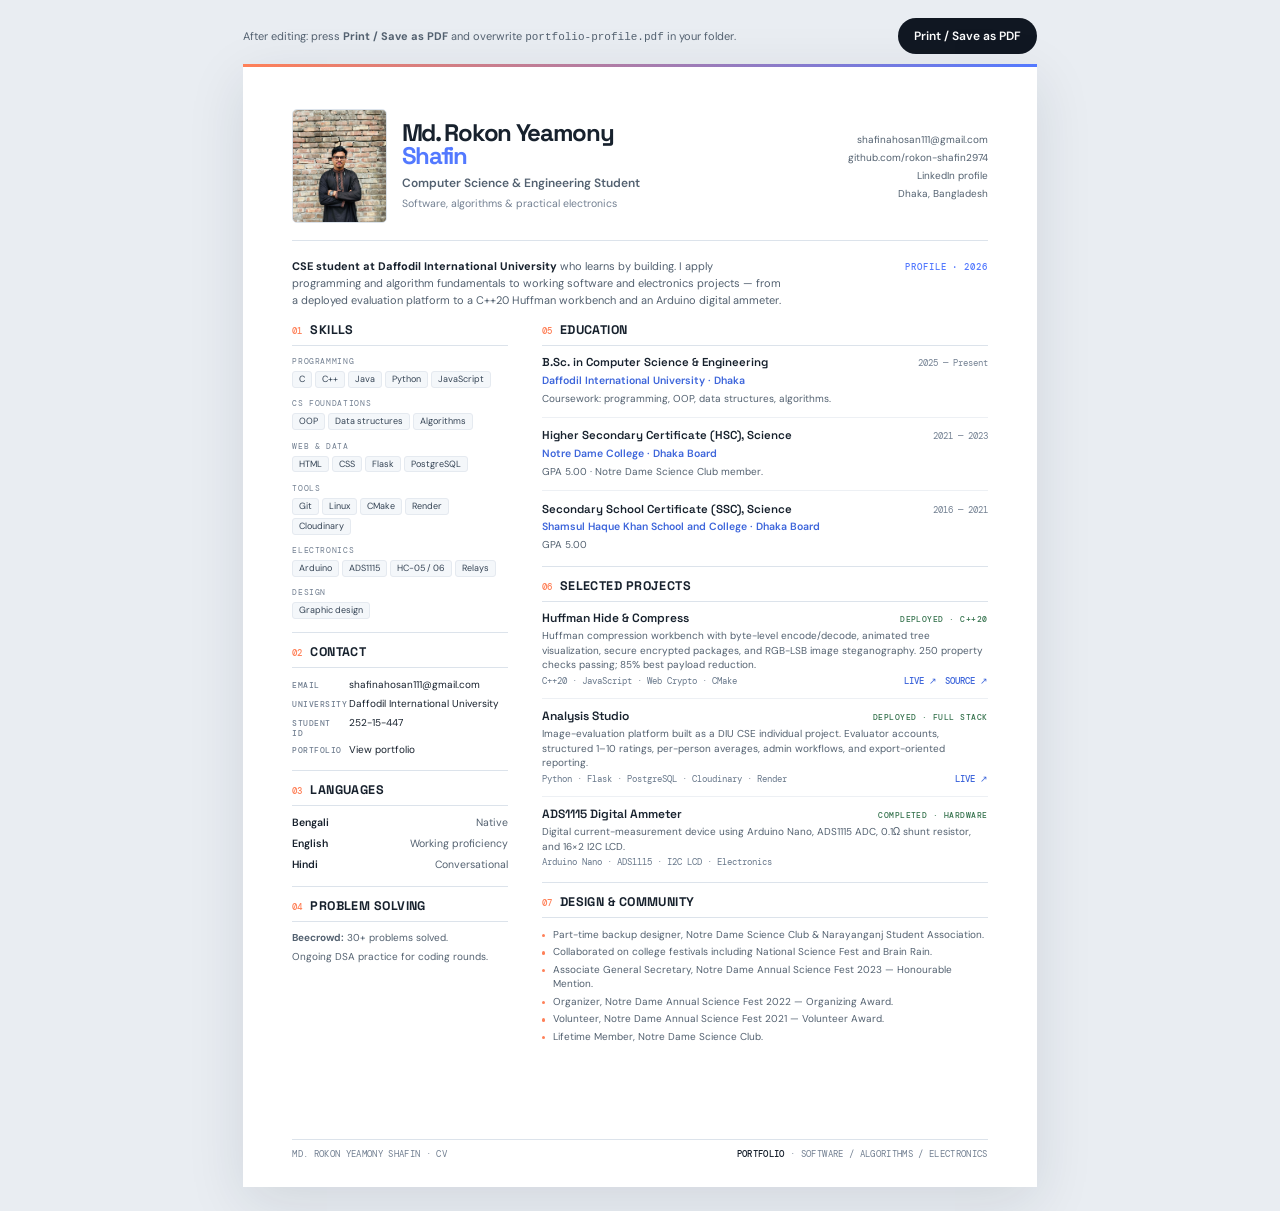
<file: portfolio-profile.html>
<!doctype html>
<html lang="en">
<head>
  <meta charset="utf-8">
  <meta name="viewport" content="width=device-width, initial-scale=1">
  <meta name="theme-color" content="#101722">
  <meta name="description" content="CV of Md. Rokon Yeamony Shafin — Computer Science and Engineering student, software builder, and electronics enthusiast.">
  <title>Md. Rokon Yeamony Shafin — CV</title>
  <link rel="preconnect" href="https://fonts.googleapis.com">
  <link rel="preconnect" href="https://fonts.gstatic.com" crossorigin>
  <link href="https://fonts.googleapis.com/css2?family=DM+Mono:wght@400;500&family=DM+Sans:wght@400;500;600;700&family=Space+Grotesk:wght@500;600;700&display=swap" rel="stylesheet">
  <style>
    :root{
      color-scheme:light;
      --ink:#17212d;--muted:#536170;--soft:#738092;--line:#dce3eb;
      --paper:#fff;--wash:#f4f7fa;--navy:#101722;--coral:#ff8058;--blue:#5379ff;
      --mono:'DM Mono',monospace;--display:'Space Grotesk',sans-serif;--body:'DM Sans',sans-serif;
    }
    *{box-sizing:border-box}
    html{background:#e9edf2}
    body{margin:0;color:var(--ink);font:11px/1.5 var(--body);-webkit-font-smoothing:antialiased}

    /* Screen toolbar */
    .toolbar{
      width:min(210mm,calc(100% - 28px));margin:18px auto 10px;
      display:flex;justify-content:flex-end;gap:8px;align-items:center
    }
    .print-button{
      display:inline-flex;align-items:center;border:0;border-radius:999px;
      background:var(--navy);color:#fff;padding:10px 16px;
      font:600 12px var(--body);cursor:pointer;text-decoration:none
    }
    .print-button:hover{background:#26364b}
    .toolbar-hint{color:#536170;font:11px var(--body);margin-right:auto}

    /* A4 sheet — screen only */
    .sheet{
      width:210mm;
      min-height:297mm;
      margin:0 auto 24px;
      padding:12mm 13mm;
      background:var(--paper);
      box-shadow:0 16px 55px #14243a1c;
      position:relative;
      overflow:hidden;
    }
    .sheet:before{
      position:absolute;content:"";height:3px;inset:0 0 auto;
      background:linear-gradient(90deg,var(--coral),var(--blue))
    }

    /* Masthead */
    .masthead{
      display:grid;grid-template-columns:1fr auto;gap:14px;align-items:center;
      padding-bottom:4.5mm;border-bottom:1.5px solid var(--line)
    }
    .identity{display:flex;align-items:center;gap:15px;min-width:0}
    .portrait{
      width:25mm;height:30mm;object-fit:cover;object-position:center 22%;
      border-radius:5px;background:var(--wash);border:1px solid var(--line)
    }
    .name{font:700 24px/.98 var(--display);letter-spacing:-.055em;margin:0}
    .name span{color:var(--blue)}
    .role{margin:6px 0 0;color:var(--muted);font-size:12px;font-weight:600}
    .tagline{margin:4px 0 0;color:var(--soft);font-size:10.5px}
    .contact{display:grid;gap:3px;text-align:right;font-size:10px;color:var(--muted)}
    a{color:inherit;text-decoration:none}
    .contact a:hover,.project-links a:hover{
      text-decoration:underline;text-decoration-color:var(--coral);text-underline-offset:3px
    }
    .section-index,.period,.skill-label{font-family:var(--mono)}

    /* Intro */
    .intro{
      display:grid;grid-template-columns:1fr auto;gap:18px;align-items:start;
      padding:4.5mm 0 4mm
    }
    .intro p{margin:0;max-width:130mm;color:var(--muted);font-size:11px;line-height:1.55}
    .intro p strong{color:var(--ink)}
    .intro-mark{
      font:500 9px var(--mono);letter-spacing:.1em;text-transform:uppercase;
      color:var(--blue);white-space:nowrap;padding-top:3px
    }

    /* Two-column layout */
    .layout{display:grid;grid-template-columns:57mm minmax(0,1fr);gap:9mm}
    .sidebar,.main{min-width:0}
    .block{padding:0 0 3.5mm;margin:0 0 3.5mm;border-bottom:1px solid var(--line)}
    .block:last-child{border:0;margin-bottom:0;padding-bottom:0}

    .section-heading{
      display:flex;gap:8px;align-items:baseline;
      margin:0 0 2.5mm;padding-bottom:1.6mm;border-bottom:1px solid var(--line)
    }
    .section-index{font-size:8.5px;color:var(--coral);font-weight:500}
    .section-heading h2{
      font:700 12.5px/1.1 var(--display);letter-spacing:.035em;
      text-transform:uppercase;margin:0
    }

    /* Skills */
    .skill-group{margin:0 0 2.5mm}
    .skill-group:last-child{margin-bottom:0}
    .skill-label{
      display:block;font-size:8px;letter-spacing:.08em;text-transform:uppercase;
      color:var(--soft);margin-bottom:4px
    }
    .chips{display:flex;flex-wrap:wrap;gap:3px}
    .chips span{
      display:inline-flex;padding:2px 6px;background:var(--wash);
      border:1px solid #e5eaf0;border-radius:3px;color:#344354;
      font-size:9px;line-height:1.2
    }

    /* Contact */
    .contact-list{display:grid;gap:5px}
    .contact-item{
      display:grid;grid-template-columns:14mm minmax(0,1fr);gap:4px;
      font-size:10px;line-height:1.4
    }
    .contact-item b{
      font:500 8px var(--mono);letter-spacing:.06em;text-transform:uppercase;
      color:var(--soft);padding-top:2px
    }
    .contact-item span,.contact-item a{overflow-wrap:anywhere}

    /* Languages */
    .language{
      display:flex;justify-content:space-between;gap:8px;
      margin:0 0 5px;color:var(--muted);font-size:10.5px
    }
    .language b{color:var(--ink);font-weight:600}
    .language:last-child{margin-bottom:0}

    /* Entries */
    .entry{
      position:relative;padding:0 0 2.8mm;margin:0 0 2.8mm;
      border-bottom:1px solid #edf0f4;break-inside:avoid
    }
    .entry:last-child{padding-bottom:0;margin-bottom:0;border:0}
    .entry-top{display:flex;justify-content:space-between;gap:10px;align-items:baseline}
    .entry-title{font:600 11.5px/1.3 var(--display);margin:0}
    .period{flex:none;color:var(--soft);font-size:8.5px;white-space:nowrap}
    .org{margin:2px 0 0;color:#3e66db;font-weight:600;font-size:10.5px}
    .details{margin:3px 0 0;color:var(--muted);font-size:10px;line-height:1.45}

    /* Bullets */
    .bullets{list-style:none;margin:3px 0 0;padding:0}
    .bullets li{
      position:relative;padding-left:11px;margin-top:3px;
      color:var(--muted);font-size:10px;line-height:1.45
    }
    .bullets li:before{
      content:"";position:absolute;left:0;top:.6em;
      width:3.5px;height:3.5px;border-radius:50%;background:var(--coral)
    }

    /* Projects */
    .project{
      padding:0 0 2.8mm;margin:0 0 2.8mm;
      border-bottom:1px solid #edf0f4;break-inside:avoid
    }
    .project:last-child{padding-bottom:0;margin-bottom:0;border:0}
    .project-top{display:flex;justify-content:space-between;align-items:baseline;gap:8px}
    .project h3{font:600 12px/1.25 var(--display);margin:0}
    .status{
      font:500 8px var(--mono);letter-spacing:.06em;text-transform:uppercase;
      color:#36734e;white-space:nowrap
    }
    .project p{margin:3px 0 0;color:var(--muted);font-size:10px;line-height:1.45}
    .project-meta{
      display:flex;justify-content:space-between;gap:8px;
      align-items:flex-end;margin-top:3px
    }
    .stack{font:8.5px/1.35 var(--mono);color:#68788b}
    .project-links{display:flex;gap:8px;flex:none;font:500 8.5px var(--mono);color:#3e66db}
    .leadership li{margin-top:3px}

    /* Footer */
    .footer{
      position:absolute;left:13mm;right:13mm;bottom:7mm;
      display:flex;justify-content:space-between;
      padding-top:2.5mm;border-top:1px solid var(--line);
      font:8.5px var(--mono);letter-spacing:.04em;text-transform:uppercase;color:var(--soft)
    }
    .footer strong{color:var(--ink);font-weight:500}

    /* Mobile */
    @media(max-width:760px){
      html{background:var(--paper)}
      .toolbar{width:auto;margin:10px 14px;flex-wrap:wrap}
      .toolbar-hint{width:100%;margin-bottom:6px}
      .sheet{
        width:100%;min-height:0;margin:0;
        padding:22px 18px 30px;box-shadow:none
      }
      .masthead{grid-template-columns:1fr}
      .contact{text-align:left;grid-template-columns:1fr 1fr;gap:5px 12px}
      .identity{align-items:flex-start}
      .portrait{width:66px;height:78px}
      .name{font-size:clamp(21px,7vw,27px)}
      .intro{grid-template-columns:1fr;gap:6px;padding:18px 0}
      .layout{grid-template-columns:1fr;gap:0}
      .sidebar{display:grid;grid-template-columns:1fr 1fr;gap:0 18px}
      .sidebar .block{margin-bottom:14px;padding-bottom:14px}
      .main .block{margin-bottom:16px;padding-bottom:16px}
      .footer{position:static;margin-top:20px}
      .entry-top{align-items:flex-start}
      .period{font-size:8px}
    }

    /* ============ PRINT — locked to one A4 page ============ */
    @page{size:A4 portrait;margin:0}
    @media print{
      html,body{
        width:210mm;height:297mm;margin:0;padding:0;
        background:#fff;
        print-color-adjust:exact;-webkit-print-color-adjust:exact;
        font-size:10.5px;line-height:1.45
      }
      .toolbar{display:none !important}

      /* The sheet IS the page. Padding is the only margin. */
      .sheet{
        width:210mm !important;
        height:297mm !important;
        min-height:297mm !important;
        margin:0 !important;
        padding:11mm 13mm 10mm !important;
        box-shadow:none !important;
        overflow:hidden !important;
        position:relative !important;
        page-break-after:avoid;
        page-break-inside:avoid;
      }
      .sheet:before{
        inset:0 13mm auto !important;
        height:1.2mm !important
      }

      /* Lock the two-column grid */
      .layout{
        display:grid !important;
        grid-template-columns:57mm minmax(0,1fr) !important;
        gap:9mm !important
      }
      .sidebar,.main{min-width:0 !important}

      /* Masthead grid locked */
      .masthead{
        display:grid !important;
        grid-template-columns:1fr auto !important;
        gap:14px !important
      }
      .identity{
        display:flex !important;
        flex-direction:row !important;
        align-items:center !important;
        gap:15px !important
      }

      /* Intro grid locked */
      .intro{
        display:grid !important;
        grid-template-columns:1fr auto !important;
        gap:18px !important
      }

      /* Contact still right-aligned */
      .contact{
        display:grid !important;
        grid-template-columns:1fr !important;
        text-align:right !important;
        gap:3px !important
      }

      /* Footer pinned to bottom of sheet */
      .footer{
        position:absolute !important;
        left:13mm !important;right:13mm !important;bottom:8mm !important;
        margin-top:0 !important
      }

      /* Prevent anything from splitting */
      .entry,.project,.block,.section-heading,.masthead,.intro{
        break-inside:avoid !important;
        page-break-inside:avoid !important
      }
    }
  </style>
</head>
<body>
  <div class="toolbar">
    <span class="toolbar-hint">After editing: press <strong>Print / Save as PDF</strong> and overwrite <code>portfolio-profile.pdf</code> in your folder.</span>
    <button class="print-button" type="button" onclick="window.print()">Print / Save as PDF</button>
  </div>

  <main class="sheet">
    <header class="masthead">
      <div class="identity">
        <img class="portrait" src="assets/profile.jpg" alt="Md. Rokon Yeamony Shafin">
        <div>
          <h1 class="name">Md. Rokon Yeamony<br><span>Shafin</span></h1>
          <p class="role">Computer Science &amp; Engineering Student</p>
          <p class="tagline">Software, algorithms &amp; practical electronics</p>
        </div>
      </div>
      <div class="contact" aria-label="Contact links">
        <a href="mailto:shafinahosan111@gmail.com">shafinahosan111@gmail.com</a>
        <a href="https://github.com/rokon-shafin2974">github.com/rokon-shafin2974</a>
        <a href="https://www.linkedin.com/in/md-rokon-yeamony-shafin-a51825408/">LinkedIn profile</a>
        <span>Dhaka, Bangladesh</span>
      </div>
    </header>

    <section class="intro" aria-label="Profile summary">
      <p><strong>CSE student at Daffodil International University</strong> who learns by building. I apply programming and algorithm fundamentals to working software and electronics projects — from a deployed evaluation platform to a C++20 Huffman workbench and an Arduino digital ammeter.</p>
      <span class="intro-mark">Profile · 2026</span>
    </section>

    <div class="layout">
      <aside class="sidebar">
        <section class="block">
          <header class="section-heading"><span class="section-index">01</span><h2>Skills</h2></header>
          <div class="skill-group"><span class="skill-label">Programming</span><div class="chips"><span>C</span><span>C++</span><span>Java</span><span>Python</span><span>JavaScript</span></div></div>
          <div class="skill-group"><span class="skill-label">CS foundations</span><div class="chips"><span>OOP</span><span>Data structures</span><span>Algorithms</span></div></div>
          <div class="skill-group"><span class="skill-label">Web &amp; data</span><div class="chips"><span>HTML</span><span>CSS</span><span>Flask</span><span>PostgreSQL</span></div></div>
          <div class="skill-group"><span class="skill-label">Tools</span><div class="chips"><span>Git</span><span>Linux</span><span>CMake</span><span>Render</span><span>Cloudinary</span></div></div>
          <div class="skill-group"><span class="skill-label">Electronics</span><div class="chips"><span>Arduino</span><span>ADS1115</span><span>HC-05 / 06</span><span>Relays</span></div></div>
          <div class="skill-group"><span class="skill-label">Design</span><div class="chips"><span>Graphic design</span></div></div>
        </section>

        <section class="block">
          <header class="section-heading"><span class="section-index">02</span><h2>Contact</h2></header>
          <div class="contact-list">
            <div class="contact-item"><b>Email</b><a href="mailto:shafinahosan111@gmail.com">shafinahosan111@gmail.com</a></div>
            <div class="contact-item"><b>University</b><span>Daffodil International University</span></div>
            <div class="contact-item"><b>Student ID</b><span>252-15-447</span></div>
            <div class="contact-item"><b>Portfolio</b><a href="index.html">View portfolio</a></div>
          </div>
        </section>

        <section class="block">
          <header class="section-heading"><span class="section-index">03</span><h2>Languages</h2></header>
          <p class="language"><b>Bengali</b><span>Native</span></p>
          <p class="language"><b>English</b><span>Working proficiency</span></p>
          <p class="language"><b>Hindi</b><span>Conversational</span></p>
        </section>

        <section class="block">
          <header class="section-heading"><span class="section-index">04</span><h2>Problem solving</h2></header>
          <p class="details"><strong>Beecrowd:</strong> 30+ problems solved.</p>
          <p class="details" style="margin-top:4px">Ongoing DSA practice for coding rounds.</p>
        </section>
      </aside>

      <div class="main">
        <section class="block education">
          <header class="section-heading"><span class="section-index">05</span><h2>Education</h2></header>
          <article class="entry">
            <div class="entry-top"><h3 class="entry-title">B.Sc. in Computer Science &amp; Engineering</h3><span class="period">2025 — Present</span></div>
            <p class="org">Daffodil International University · Dhaka</p>
            <p class="details">Coursework: programming, OOP, data structures, algorithms.</p>
          </article>
          <article class="entry">
            <div class="entry-top"><h3 class="entry-title">Higher Secondary Certificate (HSC), Science</h3><span class="period">2021 — 2023</span></div>
            <p class="org">Notre Dame College · Dhaka Board</p>
            <p class="details">GPA 5.00 · Notre Dame Science Club member.</p>
          </article>
          <article class="entry">
            <div class="entry-top"><h3 class="entry-title">Secondary School Certificate (SSC), Science</h3><span class="period">2016 — 2021</span></div>
            <p class="org">Shamsul Haque Khan School and College · Dhaka Board</p>
            <p class="details">GPA 5.00</p>
          </article>
        </section>

        <section class="block">
          <header class="section-heading"><span class="section-index">06</span><h2>Selected projects</h2></header>
          <article class="project">
            <div class="project-top"><h3>Huffman Hide &amp; Compress</h3><span class="status">Deployed · C++20</span></div>
            <p>Huffman compression workbench with byte-level encode/decode, animated tree visualization, secure encrypted packages, and RGB-LSB image steganography. 250 property checks passing; 85% best payload reduction.</p>
            <div class="project-meta"><span class="stack">C++20 · JavaScript · Web Crypto · CMake</span><span class="project-links"><a href="https://huffman-hide-shafin.onrender.com/#home">LIVE ↗</a><a href="https://github.com/rokon-shafin2974/huffman-hide-final">SOURCE ↗</a></span></div>
          </article>
          <article class="project">
            <div class="project-top"><h3>Analysis Studio</h3><span class="status">Deployed · Full stack</span></div>
            <p>Image-evaluation platform built as a DIU CSE individual project. Evaluator accounts, structured 1–10 ratings, per-person averages, admin workflows, and export-oriented reporting.</p>
            <div class="project-meta"><span class="stack">Python · Flask · PostgreSQL · Cloudinary · Render</span><span class="project-links"><a href="https://shafin-face-rater.onrender.com/login.html">LIVE ↗</a></span></div>
          </article>
          <article class="project">
            <div class="project-top"><h3>ADS1115 Digital Ammeter</h3><span class="status">Completed · Hardware</span></div>
            <p>Digital current-measurement device using Arduino Nano, ADS1115 ADC, 0.1Ω shunt resistor, and 16×2 I2C LCD.</p>
            <div class="project-meta"><span class="stack">Arduino Nano · ADS1115 · I2C LCD · Electronics</span></div>
          </article>
        </section>

        <section class="block leadership">
          <header class="section-heading"><span class="section-index">07</span><h2>Design &amp; community</h2></header>
          <ul class="bullets">
            <li>Part-time backup designer, Notre Dame Science Club &amp; Narayanganj Student Association.</li>
            <li>Collaborated on college festivals including National Science Fest and Brain Rain.</li>
            <li>Associate General Secretary, Notre Dame Annual Science Fest 2023 — Honourable Mention.</li>
            <li>Organizer, Notre Dame Annual Science Fest 2022 — Organizing Award.</li>
            <li>Volunteer, Notre Dame Annual Science Fest 2021 — Volunteer Award.</li>
            <li>Lifetime Member, Notre Dame Science Club.</li>
          </ul>
        </section>
      </div>
    </div>

    <footer class="footer"><span>Md. Rokon Yeamony Shafin · CV</span><span><strong>Portfolio</strong> · Software / Algorithms / Electronics</span></footer>
  </main>
</body>
</html>
</file>
<file: style.css>
/* ============ BASE ============ */
:root {
  color-scheme: dark;
  --bg: #0e131b;
  --bg-raised: #131a24;
  --surface: #171f2b;
  --surface-strong: #1d2835;
  --text: #f3f4f1;
  --muted: #b0bac6;
  --subtle: #7f8a98;
  --line: rgba(224, 234, 244, .12);
  --line-strong: rgba(224, 234, 244, .22);
  --accent: #ff8058;
  --accent-soft: #ffb393;
  --blue: #8dbbff;
  --green: #b5dc83;
  --danger: #ff9e91;
  --shadow: 0 24px 80px rgba(0, 0, 0, .28);
  --radius: 18px;
}
body.light {
  color-scheme: light;
  --bg: #f2f1eb;
  --bg-raised: #e8e8e1;
  --surface: #fbfaf5;
  --surface-strong: #e7e9e5;
  --text: #1b222a;
  --muted: #515d69;
  --subtle: #75808a;
  --line: rgba(27, 34, 42, .12);
  --line-strong: rgba(27, 34, 42, .23);
  --accent: #bb4a2d;
  --accent-soft: #923e2a;
  --blue: #315f9e;
  --green: #456b24;
  --danger: #9f3022;
  --shadow: 0 24px 70px rgba(36, 43, 47, .12);
}
* { box-sizing: border-box; }
html { scroll-behavior: smooth; scroll-padding-top: 96px; }
body {
  margin: 0;
  overflow-x: hidden;
  background:
    radial-gradient(ellipse at 78% -8%, color-mix(in srgb, var(--blue) 8%, transparent), transparent 35rem),
    var(--bg);
  color: var(--text);
  font: 16px/1.65 'DM Sans', system-ui, sans-serif;
  letter-spacing: -.01em;
  transition: background-color .25s, color .25s;
}
body.locked { overflow: hidden; }
a { color: inherit; text-decoration: none; }
button, input, textarea { font: inherit; }
button { color: inherit; cursor: pointer; }
img { max-width: 100%; }
::selection { background: var(--accent); color: #11161d; }
:focus-visible { outline: 3px solid var(--blue); outline-offset: 4px; }
.container { width: min(1160px, calc(100% - 56px)); margin-inline: auto; }
.skip-link { position: fixed; z-index: 100; top: 10px; left: 12px; padding: 10px 14px; color: var(--bg); background: var(--text); border-radius: 8px; transform: translateY(-150%); }
.skip-link:focus { transform: translateY(0); }

/* Header */
.header {
  position: sticky; inset-block-start: 0; z-index: 50;
  min-height: 74px; padding-inline: max(28px, calc((100vw - 1160px) / 2));
  display: flex; align-items: center; justify-content: space-between; gap: 28px;
  background: color-mix(in srgb, var(--bg) 90%, transparent);
  border-bottom: 1px solid var(--line); backdrop-filter: blur(18px);
}
.header::before { position: absolute; inset: auto auto -1px 0; width: var(--scroll-progress, 0%); height: 2px; content: ''; background: linear-gradient(90deg, var(--accent), var(--blue)); transition: width .08s linear; }
.brand { display: inline-flex; align-items: center; gap: 11px; flex: 0 0 auto; }
.brand-mark { display: grid; place-items: center; width: 39px; height: 39px; border-radius: 12px; background: var(--accent); color: #141920; font: 700 14px 'Space Grotesk', sans-serif; letter-spacing: -.04em; }
.brand strong, .brand small { display: block; }
.brand strong { font: 600 14px 'Space Grotesk', sans-serif; letter-spacing: -.02em; }
.brand small { color: var(--subtle); font: 9px 'DM Mono', monospace; letter-spacing: .12em; text-transform: uppercase; }
#nav { display: flex; align-items: center; gap: clamp(14px, 2.1vw, 30px); color: var(--muted); font-size: 12px; font-weight: 600; }
#nav a { position: relative; white-space: nowrap; transition: color .18s; }
#nav a:hover { color: var(--text); }
#nav a[aria-current="location"] { color: var(--text); }
#nav a[aria-current="location"]::after { right: 0; }
#nav a::after { position: absolute; content: ''; left: 0; right: 100%; bottom: -8px; height: 2px; background: var(--accent); transition: right .2s; }
#nav a:hover::after, #nav a:focus-visible::after { right: 0; }
.header-actions { display: flex; align-items: center; gap: 9px; flex: 0 0 auto; }
.header-cv { display: inline-flex; min-height: 36px; align-items: center; gap: 7px; padding: 0 12px; border: 1px solid color-mix(in srgb, var(--accent) 50%, var(--line)); border-radius: 999px; color: var(--accent-soft); font-size: 10px; font-weight: 700; white-space: nowrap; transition: background .18s, color .18s; }
.header-cv:hover { background: var(--accent); color: #171a1d; }
.icon-button, .menu-button { min-height: 38px; padding: 0 13px; border: 1px solid var(--line-strong); border-radius: 999px; background: transparent; font-size: 11px; transition: background .2s, border-color .2s; }
.icon-button:hover, .menu-button:hover { background: var(--surface); border-color: var(--accent); }
.icon-button span { margin-left: 5px; }
.menu-button { display: none; }

/* Hero */
.hero { padding: 88px 0 0; }
.hero-grid { display: grid; grid-template-columns: minmax(0, 1.05fr) minmax(400px, .95fr); gap: clamp(40px, 7vw, 100px); align-items: center; min-height: 610px; }
.availability { display: inline-flex; align-items: center; gap: 10px; color: var(--muted); font-size: 12px; margin-bottom: 28px; }
.availability span { width: 8px; height: 8px; border-radius: 50%; background: var(--green); box-shadow: 0 0 0 5px color-mix(in srgb, var(--green) 16%, transparent); }
.hero-eyebrow, .eyebrow, .showcase-eyebrow { margin: 0 0 14px; color: var(--accent); font: 500 10px 'DM Mono', monospace; letter-spacing: .16em; text-transform: uppercase; }
.hero-title { max-width: 680px; margin: 0; font: 600 clamp(55px, 6.1vw, 80px)/.99 'Space Grotesk', sans-serif; letter-spacing: -.075em; }
.hero-title em { color: var(--accent); font-style: normal; }
.title-period { color: var(--blue); }
.hero-lead { max-width: 590px; margin: 24px 0 0; color: var(--muted); font-size: 16px; line-height: 1.75; }
.hero-lead strong { color: var(--text); font-weight: 600; }
.hero-actions { display: flex; flex-wrap: wrap; gap: 10px; margin-top: 29px; }
.button { display: inline-flex; min-height: 45px; align-items: center; justify-content: center; gap: 9px; padding: 10px 18px; border: 1px solid var(--line-strong); border-radius: 9px; font-size: 12px; font-weight: 700; transition: transform .18s, background .18s, border-color .18s; }
.button:hover { transform: translateY(-2px); }
.button.primary { background: var(--accent); color: #171a1d; border-color: var(--accent); }
.button.primary:hover { background: var(--accent-soft); border-color: var(--accent-soft); }
.button.secondary { background: var(--surface); }
.button.secondary:hover { border-color: var(--blue); }
.button.text-button { border-color: transparent; background: transparent; color: var(--muted); }
.button.text-button:hover { border-color: var(--line); color: var(--text); }
.hero-proof { display: flex; gap: 0; margin-top: 39px; padding-top: 17px; border-top: 1px solid var(--line); }
.hero-proof span { min-width: 0; padding: 0 18px; border-right: 1px solid var(--line); display: flex; flex-direction: column; }
.hero-proof span:first-child { padding-left: 0; }
.hero-proof span:last-child { border: 0; }
.hero-proof b { color: var(--text); font: 600 13px 'Space Grotesk', sans-serif; }
.hero-proof small { margin-top: 3px; color: var(--subtle); font: 9px 'DM Mono', monospace; letter-spacing: .06em; text-transform: uppercase; }
.hero-stage { position: relative; min-height: 460px; display: grid; grid-template-columns: minmax(135px, .56fr) minmax(0, 1fr); grid-template-rows: minmax(250px, 1fr) auto; gap: 11px; align-items: stretch; padding: 0; }
.stage-window { grid-column: 2; grid-row: 1 / 3; width: 100%; min-width: 0; display: flex; flex-direction: column; overflow: hidden; border: 1px solid var(--line-strong); border-radius: 16px; background: #111923; box-shadow: var(--shadow); transform: rotate(1deg); }
.stage-bar { display: flex; align-items: center; gap: 6px; min-height: 43px; padding: 0 15px; border-bottom: 1px solid rgba(255,255,255,.08); background: rgba(255,255,255,.025); }
.stage-bar > i { width: 8px; height: 8px; border-radius: 50%; background: #ef7662; }
.stage-bar > i:nth-child(2) { background: #e9b95f; }.stage-bar > i:nth-child(3) { background: #81be77; }
.stage-file { margin-left: 9px; color: #bbc8d8; font: 10px 'DM Mono', monospace; }
.stage-status { display: flex; align-items: center; gap: 7px; margin-left: auto; color: #a9bbd0; font: 9px 'DM Mono', monospace; letter-spacing: .1em; text-transform: uppercase; }
.stage-dot { width: 6px; height: 6px; border-radius: 50%; background: var(--green); }
.stage-code { flex: 1; min-height: 293px; margin: 0; padding: 23px; color: #dae2ea; font: 11px/1.82 'DM Mono', monospace; white-space: pre-wrap; overflow-wrap: anywhere; }
.stage-code .tok-kw { color: #ff9a70; }.stage-code .tok-str { color: #a8d697; }.stage-code .tok-num { color: #9ac4ff; }.stage-code .tok-com { color: #718093; font-style: italic; }
.stage-footer { display: flex; justify-content: space-between; padding: 12px 17px; border-top: 1px solid rgba(255,255,255,.08); color: #98a7b8; font: 9px 'DM Mono', monospace; letter-spacing: .04em; }
.hero-portrait { position: relative; z-index: 2; grid-column: 1; grid-row: 1; width: 100%; height: 235px; margin-top: 20px; overflow: hidden; border: 4px solid var(--line); border-radius: 14px; background: var(--surface); box-shadow: var(--shadow); transform: rotate(-2deg); }
.hero-portrait img { display: block; width: 100%; height: 100%; object-fit: cover; object-position: center 18%; }
.hero-chip { position: relative; z-index: 3; grid-column: 1; grid-row: 2; justify-self: start; display: flex; flex-direction: column; padding: 12px 15px; border: 1px solid var(--line-strong); border-radius: 10px; background: var(--surface); box-shadow: var(--shadow); }
.hero-chip b { font: 600 13px 'Space Grotesk', sans-serif; }.hero-chip span { color: var(--muted); font-size: 10px; }
.hero-tags { margin-top: 28px; border-block: 1px solid var(--line); overflow: hidden; }
.ticker > div { display: flex; width: max-content; animation: ticker 34s linear infinite; }
.ticker span { padding: 13px 24px; color: var(--subtle); font: 10px 'DM Mono', monospace; letter-spacing: .08em; text-transform: uppercase; white-space: nowrap; }
.ticker i { color: var(--accent); font-style: normal; padding-left: 8px; }
@keyframes ticker { to { transform: translateX(-50%); } }

/* Highlights and section headings */
.showcase { padding: 76px 0; background: var(--bg-raised); border-bottom: 1px solid var(--line); }
.showcase-inner { max-width: 1160px; }
.showcase-title { max-width: 820px; margin: 0 0 34px; font: 500 clamp(34px, 4.6vw, 57px)/1.08 'Space Grotesk', sans-serif; letter-spacing: -.055em; }
.showcase-title em { color: var(--blue); font-style: normal; }
.showcase-stats { display: grid; grid-template-columns: repeat(4, 1fr); gap: 10px; }
.showcase-stat { min-height: 105px; padding: 17px 20px; border: 1px solid var(--line); border-radius: 12px; background: var(--surface); }
.showcase-stat b { display: block; color: var(--accent); font: 600 31px/1.1 'Space Grotesk', sans-serif; letter-spacing: -.05em; }
.showcase-stat b span { color: var(--accent); }.showcase-stat small { display: block; margin-top: 8px; color: var(--muted); font-size: 10px; }
.section { padding-top: 108px; }
.editorial-head { display: grid; grid-template-columns: 42px minmax(0, 1fr); gap: 18px; align-items: start; margin-bottom: 38px; }
.editorial-num { padding-top: 6px; color: var(--accent); font: 11px 'DM Mono', monospace; }
.editorial-title { margin: 0; font: 500 clamp(34px, 4.3vw, 56px)/1.08 'Space Grotesk', sans-serif; letter-spacing: -.055em; }
.editorial-title em { color: var(--blue); font-style: normal; }
.section-intro { max-width: 650px; margin: 16px 0 0; color: var(--muted); font-size: 14px; }

/* About */
.about-layout { display: grid; grid-template-columns: 1.08fr .92fr; gap: 70px; align-items: start; }
.about-copy p { margin: 0 0 18px; color: var(--muted); line-height: 1.8; }
.about-copy strong { color: var(--text); }
.quote-card { margin-top: 28px; padding: 17px 20px; border-left: 2px solid var(--accent); background: var(--surface); }
.quote-card > span { display: none; }.quote-card p { margin: 0; color: var(--text); font: 500 18px 'Space Grotesk', sans-serif; }
.about-facts { display: grid; grid-template-columns: 1fr 1fr; gap: 10px; }
.about-facts > div { min-height: 112px; padding: 16px; border: 1px solid var(--line); border-radius: 12px; background: var(--surface); }
.about-facts small, .about-facts strong, .about-facts span { display: block; }
.about-facts small { margin-bottom: 7px; color: var(--accent); font: 9px 'DM Mono', monospace; letter-spacing: .1em; text-transform: uppercase; }
.about-facts strong { font: 600 13px/1.35 'Space Grotesk', sans-serif; }.about-facts span { margin-top: 5px; color: var(--muted); font-size: 10px; }

/* Education */
.edu-timeline { position: relative; display: grid; gap: 0; }
.edu-timeline::before { position: absolute; content: ''; top: 11px; bottom: 18px; left: 5px; width: 1px; background: var(--line-strong); }
.edu-timeline article { position: relative; display: grid; grid-template-columns: 30px minmax(0, 1fr); gap: 18px; padding: 0 0 31px; }
.edu-timeline .edu-dot { position: relative; z-index: 1; width: 11px; height: 11px; margin-top: 6px; border: 2px solid var(--bg); border-radius: 50%; background: var(--subtle); box-shadow: 0 0 0 1px var(--line-strong); }
.edu-timeline .edu-dot.current { background: var(--accent); box-shadow: 0 0 0 4px color-mix(in srgb, var(--accent) 16%, transparent); }
.edu-period { color: var(--accent); font: 10px 'DM Mono', monospace; letter-spacing: .08em; text-transform: uppercase; }
.edu-timeline h3 { margin: 5px 0 4px; font: 600 20px/1.25 'Space Grotesk', sans-serif; letter-spacing: -.025em; }
.edu-place { color: var(--muted); font-size: 12px; }.edu-timeline p { max-width: 780px; margin: 9px 0 10px; color: var(--muted); font-size: 12px; }
.edu-tags { display: flex; flex-wrap: wrap; gap: 6px; }.edu-tags span { padding: 3px 8px; color: var(--subtle); border: 1px solid var(--line); border-radius: 999px; font: 9px 'DM Mono', monospace; }
.edu-meta { margin-top: 8px; }.academic-meta { max-width: 820px; }
.edu-results { padding: 20px; border: 1px solid var(--line); border-radius: var(--radius); background: var(--surface); }
.edu-results h3 { margin: 0 0 14px; font: 600 15px 'Space Grotesk', sans-serif; }
.results-grid { display: grid; grid-template-columns: repeat(3, 1fr); gap: 8px; }
.results-grid > div { min-width: 0; padding: 14px; border-radius: 9px; background: var(--surface-strong); }
.results-grid small, .results-grid b, .results-grid em { display: block; }.results-grid small { color: var(--subtle); font: 9px 'DM Mono', monospace; text-transform: uppercase; }
.results-grid b { margin: 6px 0; color: var(--accent); font: 600 19px 'Space Grotesk', sans-serif; }.results-grid em { color: var(--muted); font-size: 10px; font-style: normal; line-height: 1.45; }

/* Work */
.legend { display: flex; flex-wrap: wrap; gap: 17px; margin: -12px 0 22px 60px; color: var(--muted); font: 10px 'DM Mono', monospace; }
.dot { display: inline-block; width: 7px; height: 7px; margin-right: 7px; border-radius: 50%; background: var(--green); }.dot.progress { background: var(--blue); }.dot.planned { background: var(--subtle); }
.project-toolbar { display: flex; align-items: center; justify-content: space-between; gap: 14px; margin-bottom: 17px; }
.filters { display: flex; flex-wrap: wrap; gap: 7px; }
.filter { padding: 7px 11px; border: 1px solid var(--line); border-radius: 999px; background: transparent; color: var(--muted); font-size: 10px; transition: .18s; }
.filter:hover { border-color: var(--line-strong); color: var(--text); }.filter.active { border-color: var(--accent); background: var(--accent); color: #15191e; }.filter b { margin-left: 3px; font: 9px 'DM Mono', monospace; }
.search { display: flex; align-items: center; gap: 9px; min-width: 250px; padding: 0 12px; border: 1px solid var(--line); border-radius: 9px; background: var(--surface); color: var(--subtle); }
.search input { width: 100%; min-height: 38px; border: 0; outline: 0; background: transparent; color: var(--text); font-size: 11px; }.search input::placeholder { color: var(--subtle); }
.project-grid { display: grid; grid-template-columns: repeat(3, minmax(0, 1fr)); gap: 13px; }
.project-grid .project-card { position: relative; min-width: 0; overflow: hidden; padding: 0 18px 18px; border: 1px solid var(--line); border-radius: 13px; background: var(--surface); display: flex; flex-direction: column; transition: transform .2s, border-color .2s, box-shadow .2s; }
.project-grid .project-card:hover { transform: translateY(-4px); border-color: var(--line-strong); box-shadow: var(--shadow); }
.project-card-image, .project-card-art { height: 170px; margin: 0 -18px 15px; overflow: hidden; background: var(--surface-strong); }
.project-card-image img { display: block; width: 100%; height: 100%; object-fit: cover; object-position: top center; transition: transform .5s; }.project-card:hover .project-card-image img { transform: scale(1.035); }
.project-card-art { display: flex; flex-direction: column; justify-content: flex-end; gap: 5px; padding: 18px; background: radial-gradient(ellipse at 80% 15%, color-mix(in srgb, var(--blue) 20%, transparent), transparent 48%), linear-gradient(145deg, var(--surface-strong), var(--surface)); }
.project-card-art.progress { background: radial-gradient(ellipse at 80% 15%, color-mix(in srgb, var(--accent) 22%, transparent), transparent 48%), linear-gradient(145deg, var(--surface-strong), var(--surface)); }
.project-card-art.planned { background: radial-gradient(ellipse at 80% 15%, color-mix(in srgb, var(--green) 14%, transparent), transparent 48%), linear-gradient(145deg, var(--surface-strong), var(--surface)); }
.project-card-art span { color: var(--blue); font: 9px 'DM Mono', monospace; letter-spacing: .13em; text-transform: uppercase; }.project-card-art strong { max-width: 90%; font: 500 19px/1.14 'Space Grotesk', sans-serif; letter-spacing: -.04em; }.project-card-art small { color: var(--subtle); font: 9px 'DM Mono', monospace; }
.project-top { display: flex; align-items: center; justify-content: space-between; gap: 8px; margin-bottom: 10px; }
.status-pill { display: inline-flex; align-items: center; gap: 6px; max-width: 100%; color: var(--muted); font: 9px 'DM Mono', monospace; }
.status-pill i { width: 6px; height: 6px; flex: 0 0 auto; border-radius: 50%; background: var(--green); }.status-pill.progress i { background: var(--blue); }.status-pill.planned i { background: var(--subtle); }
.year-label { flex: 0 0 auto; color: var(--subtle); font: 9px 'DM Mono', monospace; }
.project-grid .project-card h3 { margin: 0 0 7px; font: 600 17px/1.25 'Space Grotesk', sans-serif; letter-spacing: -.03em; }
.project-grid .project-card p { min-height: 54px; margin: 0 0 13px; color: var(--muted); font-size: 11px; line-height: 1.6; }
.tag-list { display: flex; flex-wrap: wrap; gap: 5px; }.tag-list span { padding: 3px 7px; border-radius: 999px; background: var(--surface-strong); color: var(--muted); font: 8px 'DM Mono', monospace; }
.project-card .tag-list { flex: 1 0 auto; align-content: flex-start; min-height: 24px; }
.project-card-actions { display: flex; flex-wrap: wrap; align-items: center; gap: 11px; margin-top: 13px; padding-top: 11px; border-top: 1px solid var(--line); }
.project-card-actions a, .project-details { padding: 0; border: 0; background: transparent; color: var(--muted); font: 9px 'DM Mono', monospace; }
.project-details { color: var(--accent); font-weight: 500; }.project-details span { padding-left: 2px; }.project-card-actions a:hover, .project-details:hover { color: var(--text); }
.result-count { margin: 12px 0 0; color: var(--subtle); font: 9px 'DM Mono', monospace; }
.empty-state { grid-column: 1/-1; padding: 44px; color: var(--muted); text-align: center; border: 1px dashed var(--line-strong); border-radius: 12px; }

/* Interactive Huffman lab */
.playground-section { position: relative; }
.lab-shell { overflow: hidden; border: 1px solid var(--line-strong); border-radius: 16px; background: var(--surface); box-shadow: var(--shadow); }
.lab-topline { min-height: 44px; display: flex; align-items: center; justify-content: space-between; gap: 12px; padding: 0 20px; border-bottom: 1px solid var(--line); background: var(--surface-strong); color: var(--subtle); font: 9px 'DM Mono', monospace; letter-spacing: .08em; }
.lab-topline span:first-child { color: var(--text); }.lab-topline i { display: inline-block; width: 7px; height: 7px; margin-right: 8px; border-radius: 50%; background: var(--green); }
.lab-layout { display: grid; grid-template-columns: .9fr 1.1fr; }
.lab-input-panel, .lab-output-panel { min-width: 0; padding: 23px; }.lab-input-panel { border-right: 1px solid var(--line); }
.lab-input-panel > label { display: flex; justify-content: space-between; gap: 10px; margin-bottom: 9px; font: 600 12px 'Space Grotesk', sans-serif; }
#inputByteCount { color: var(--subtle); font: 9px 'DM Mono', monospace; }
#huffmanInput { display: block; width: 100%; min-height: 132px; resize: vertical; padding: 13px; border: 1px solid var(--line-strong); border-radius: 9px; background: var(--bg); color: var(--text); font: 12px/1.65 'DM Mono', monospace; }
#huffmanInput:focus { border-color: var(--accent); outline: 2px solid color-mix(in srgb, var(--accent) 30%, transparent); }
.lab-hint, .lab-caveat { color: var(--subtle); font-size: 10px; line-height: 1.55; }.lab-hint { margin: 8px 0 12px; }
.sample-row { display: flex; flex-wrap: wrap; gap: 6px; }.sample-row button { padding: 6px 9px; border: 1px solid var(--line); border-radius: 999px; background: transparent; color: var(--muted); font: 9px 'DM Mono', monospace; }.sample-row button:hover { border-color: var(--accent); color: var(--text); }
.lab-metrics { display: grid; grid-template-columns: repeat(3, 1fr); gap: 7px; margin-top: 20px; }.lab-metrics > div { min-width: 0; padding: 10px; border: 1px solid var(--line); border-radius: 9px; background: var(--bg-raised); }.lab-metrics span, .lab-metrics strong { display: block; }.lab-metrics span { color: var(--subtle); font-size: 9px; }.lab-metrics strong { margin-top: 4px; color: var(--accent-soft); font: 600 13px 'Space Grotesk', sans-serif; overflow-wrap: anywhere; }
.lab-caveat { margin: 12px 0 0; font-size: 9px; }
.lab-output-head, .bitstream-head { display: flex; align-items: center; justify-content: space-between; gap: 10px; }.lab-output-head h3, .bitstream-head h3 { margin: 0; font: 600 12px 'Space Grotesk', sans-serif; }.lab-output-head > span { color: var(--subtle); font: 9px 'DM Mono', monospace; }
.code-table-wrap { max-height: 176px; margin-top: 11px; overflow: auto; border: 1px solid var(--line); border-radius: 8px; }
.code-table { width: 100%; border-collapse: collapse; text-align: left; font: 10px 'DM Mono', monospace; }.code-table th, .code-table td { padding: 7px 9px; border-bottom: 1px solid var(--line); }.code-table th { position: sticky; top: 0; z-index: 1; background: var(--surface-strong); color: var(--subtle); font-weight: 400; }.code-table td { color: var(--muted); }.code-table td:last-child { color: var(--blue); }.code-table tr:last-child td { border-bottom: 0; }
.bitstream-head { margin-top: 17px; }.bitstream-head button { padding: 5px 9px; border: 1px solid var(--line); border-radius: 7px; background: transparent; color: var(--muted); font: 9px 'DM Mono', monospace; }.bitstream-head button:disabled, .decode-row button:disabled { opacity: .42; cursor: not-allowed; }
.bitstream { max-height: 100px; min-height: 54px; overflow: auto; margin: 9px 0 12px; padding: 10px; border: 1px solid var(--line); border-radius: 8px; background: var(--bg); color: var(--green); font: 9px/1.7 'DM Mono', monospace; overflow-wrap: anywhere; white-space: pre-wrap; }
.decode-row { display: flex; align-items: center; flex-wrap: wrap; gap: 10px; }.decode-row .button { min-height: 34px; padding: 6px 11px; font-size: 10px; }.decode-row span { color: var(--subtle); font-size: 10px; }
.decoded-panel { margin-top: 12px; padding: 10px 12px; border-left: 2px solid var(--green); background: var(--bg-raised); }.decoded-panel[hidden] { display: none; }.decoded-panel span { color: var(--green); font: 8px 'DM Mono', monospace; letter-spacing: .1em; }.decoded-panel p { margin: 5px 0 0; color: var(--text); font: 11px/1.6 'DM Mono', monospace; overflow-wrap: anywhere; white-space: pre-wrap; }

/* Practice and live work */
.credentials-layout, .live-grid { display: grid; grid-template-columns: 1fr 1fr; gap: 13px; }
.credentials-card, .live-card { min-width: 0; padding: 20px; border: 1px solid var(--line); border-radius: 13px; background: var(--surface); }
.credentials-card > header { display: flex; justify-content: space-between; align-items: baseline; gap: 12px; margin-bottom: 13px; }.credentials-card > header h3 { margin: 0; font: 600 15px 'Space Grotesk', sans-serif; }.credentials-card > header span { color: var(--subtle); font: 9px 'DM Mono', monospace; }
.cert-list { display: grid; gap: 7px; }.cert-item { display: grid; grid-template-columns: 31px minmax(0,1fr); gap: 10px; align-items: center; padding: 9px; border: 1px solid var(--line); border-radius: 9px; background: var(--bg-raised); }.cert-badge { display: grid; place-items: center; width: 29px; height: 29px; border-radius: 8px; background: var(--surface-strong); color: var(--accent); font: 9px 'DM Mono', monospace; }.cert-body h4 { margin: 0 0 3px; font: 500 10px/1.4 'DM Sans', sans-serif; }.cert-body .issuer { color: var(--subtle); font-size: 9px; }.cert-body .activity-detail { margin: 3px 0 0; color: var(--muted); font-size: 9px; line-height: 1.4; }
.cp-grid { display: grid; grid-template-columns: 1fr 1fr; gap: 7px; margin-bottom: 10px; }.cp-card { display: grid; grid-template-columns: 1fr auto; gap: 3px 8px; padding: 11px; border: 1px solid var(--line); border-radius: 9px; background: var(--bg-raised); }.cp-card small { color: var(--subtle); font: 8px 'DM Mono', monospace; text-transform: uppercase; }.cp-card b { grid-column: 2; grid-row: 1/3; color: var(--accent); font: 600 17px 'Space Grotesk', sans-serif; }.cp-card span { color: var(--text); font-size: 9px; }.cp-card em { grid-column: 1/-1; color: var(--muted); font-size: 9px; font-style: normal; }.cp-note { margin: 0; color: var(--subtle); font-size: 9px; }
.live-top { display: flex; justify-content: space-between; align-items: center; margin-bottom: 12px; color: var(--subtle); font: 9px 'DM Mono', monospace; }.status-pill.live i { background: var(--green); }.live-gallery { display: grid; grid-template-columns: 1.5fr 1fr; grid-template-rows: 92px 92px; gap: 7px; margin-bottom: 16px; overflow: hidden; border-radius: 8px; }.live-gallery img { width: 100%; height: 100%; object-fit: cover; object-position: top; border: 1px solid var(--line); border-radius: 7px; background: var(--surface-strong); }.live-gallery img:first-child { grid-row: 1/3; }
.live-card h3 { margin: 0 0 8px; font: 600 22px/1.16 'Space Grotesk', sans-serif; letter-spacing: -.04em; }.live-card p { min-height: 54px; margin: 0 0 11px; color: var(--muted); font-size: 11px; }.tech-row { display: flex; flex-wrap: wrap; gap: 5px; margin-bottom: 14px; }.tech-row span { padding: 3px 7px; border: 1px solid var(--line); border-radius: 999px; color: var(--subtle); font: 8px 'DM Mono', monospace; }.live-actions { display: flex; flex-wrap: wrap; gap: 7px; margin-top: auto; }.live-actions .button { min-height: 35px; padding: 7px 12px; font-size: 10px; }

/* Evidence, skills, profile, contact */
.evidence-grid { display: grid; grid-template-columns: repeat(4, 1fr); gap: 9px; }.evidence-grid article { min-height: 175px; padding: 17px; border: 1px solid var(--line); border-radius: 12px; background: var(--surface); }.evidence-grid small { color: var(--accent); font: 8px 'DM Mono', monospace; letter-spacing: .12em; }.evidence-grid strong { display: block; margin: 13px 0 7px; font: 600 24px 'Space Grotesk', sans-serif; letter-spacing: -.05em; }.evidence-grid p { margin: 0; color: var(--muted); font-size: 10px; line-height: 1.6; }
.skills-grid { display: grid; grid-template-columns: repeat(3, 1fr); gap: 9px; }.skills-grid article { min-height: 126px; padding: 16px; border: 1px solid var(--line); border-radius: 11px; background: var(--surface); }.skills-grid h3 { margin: 0 0 12px; font: 600 12px 'Space Grotesk', sans-serif; }.skills-grid article > div { display: flex; flex-wrap: wrap; gap: 5px; }.skills-grid article span { padding: 4px 7px; border-radius: 6px; background: var(--surface-strong); color: var(--muted); font: 9px 'DM Mono', monospace; }
.github-panel { display: grid; grid-template-columns: 1fr 1fr; gap: 35px; align-items: center; padding: 26px; border: 1px solid var(--line); border-radius: 15px; background: var(--surface); }.github-panel h2 { margin: 0; font: 600 27px 'Space Grotesk', sans-serif; letter-spacing: -.04em; }.github-panel p:not(.eyebrow) { max-width: 450px; margin: 8px 0 17px; color: var(--muted); font-size: 11px; }.github-stats { display: grid; grid-template-columns: repeat(4,1fr); gap: 7px; }.github-stats div { padding: 12px 8px; border: 1px solid var(--line); border-radius: 8px; text-align: center; background: var(--bg-raised); }.github-stats b, .github-stats span { display: block; }.github-stats b { color: var(--accent); font: 600 18px 'Space Grotesk', sans-serif; }.github-stats span { color: var(--subtle); font: 8px 'DM Mono', monospace; }
.contact-section { padding-bottom: 100px; }.contact-layout { display: grid; grid-template-columns: .9fr 1.1fr; gap: 55px; align-items: start; }.contact-lead { max-width: 440px; margin: 0 0 17px; color: var(--muted); font-size: 13px; }.email-link { color: var(--accent); font: 500 clamp(18px,2.2vw,27px) 'Space Grotesk', sans-serif; letter-spacing: -.04em; overflow-wrap: anywhere; }.socials { display: flex; flex-wrap: wrap; gap: 16px; margin-top: 19px; color: var(--muted); font-size: 11px; }.socials a:hover, .socials button:hover { color: var(--accent); }.socials button { padding: 0; border: 0; background: transparent; color: inherit; }
.contact-layout form { display: grid; gap: 12px; padding: 18px; border: 1px solid var(--line); border-radius: 13px; background: var(--surface); }.contact-layout form label { display: grid; gap: 5px; color: var(--muted); font: 9px 'DM Mono', monospace; text-transform: uppercase; letter-spacing: .08em; }.contact-layout form input, .contact-layout form textarea { width: 100%; min-height: 40px; padding: 10px; border: 1px solid var(--line); border-radius: 7px; background: var(--bg); color: var(--text); font: 11px 'DM Sans', sans-serif; text-transform: none; letter-spacing: normal; }.contact-layout form textarea { resize: vertical; }.form-actions { display: flex; flex-wrap: wrap; gap: 7px; }.form-actions .button { min-height: 37px; padding: 7px 13px; font-size: 10px; }#formStatus { min-height: 16px; margin: 0; color: var(--muted); font-size: 10px; }
footer { padding: 27px 0; border-top: 1px solid var(--line); background: var(--bg-raised); }.footer-inner { display: grid; grid-template-columns: 1fr auto; gap: 17px; align-items: center; }.footer-inner strong, .footer-inner span { display: block; }.footer-inner strong { font: 600 12px 'Space Grotesk', sans-serif; }.footer-inner span, .footer-inner > small { color: var(--subtle); font-size: 9px; }.footer-links { display: flex; flex-wrap: wrap; gap: 13px; color: var(--muted); font-size: 10px; }.footer-links a:hover, .footer-links button:hover { color: var(--accent); }.footer-links button { padding: 0; border: 0; background: transparent; color: inherit; }.footer-inner > small { grid-column: 1/-1; }

/* Dialogs */
.overlay { position: fixed; inset: 0; z-index: 100; display: grid; place-items: center; padding: 20px; background: rgba(4,8,12,.76); backdrop-filter: blur(10px); }.overlay.hidden { display: none; }
.project-modal { position: relative; width: min(760px, 100%); max-height: min(88vh, 900px); overflow: auto; padding: 32px; border: 1px solid var(--line-strong); border-radius: 16px; background: var(--bg-raised); box-shadow: var(--shadow); }.modal-close { position: sticky; z-index: 1; float: right; top: 0; width: 34px; height: 34px; border: 1px solid var(--line); border-radius: 50%; background: var(--surface); color: var(--text); font-size: 20px; }.project-modal h2 { margin: 3px 40px 10px 0; font: 600 clamp(27px,5vw,39px)/1.1 'Space Grotesk', sans-serif; letter-spacing: -.05em; }.modal-description { color: var(--muted); font-size: 13px; }.modal-metrics { display: grid; grid-template-columns: repeat(3,1fr); gap: 7px; margin: 17px 0; }.modal-metrics div { padding: 11px; border: 1px solid var(--line); border-radius: 8px; background: var(--surface); }.modal-metrics b, .modal-metrics span { display: block; }.modal-metrics b { color: var(--accent); font: 600 15px 'Space Grotesk', sans-serif; }.modal-metrics span { color: var(--subtle); font: 8px 'DM Mono', monospace; }.modal-gallery { display: grid; grid-template-columns: repeat(2,1fr); gap: 8px; margin: 18px 0; }.modal-gallery figure { margin: 0; overflow: hidden; border: 1px solid var(--line); border-radius: 8px; background: var(--surface); }.modal-gallery img { display: block; width: 100%; aspect-ratio: 16/9; object-fit: cover; object-position: top; }.modal-gallery figcaption { padding: 6px 9px; color: var(--muted); font-size: 9px; }.modal-tags { display: flex; flex-wrap: wrap; gap: 5px; margin: 15px 0; }.modal-tags span { padding: 4px 8px; border-radius: 999px; background: var(--surface-strong); color: var(--muted); font: 9px 'DM Mono', monospace; }.modal-actions { display: flex; flex-wrap: wrap; gap: 8px; margin-top: 17px; }
.toast { position: fixed; z-index: 120; left: 50%; bottom: 22px; padding: 10px 16px; border: 1px solid var(--line-strong); border-radius: 999px; background: var(--text); color: var(--bg); font-size: 11px; opacity: 0; transform: translate(-50%, 12px); transition: .2s; pointer-events: none; }.toast.show { opacity: 1; transform: translate(-50%,0); }
.reveal { opacity: 0; transform: translateY(15px); transition: opacity .55s ease, transform .55s ease; }.reveal.in { opacity: 1; transform: none; }

/* ============================================================
   VIDEO CV SECTION
   ============================================================ */

.video-cv {
  position: relative;
  border: 1px solid var(--line-strong);
  border-radius: 16px;
  background: var(--surface);
  overflow: hidden;
  box-shadow: var(--shadow);
}

.video-frame {
  position: relative;
  width: 100%;
  aspect-ratio: 16 / 9;
  background: #000;
}
.video-frame iframe,
.video-frame video {
  position: absolute;
  inset: 0;
  width: 100%;
  height: 100%;
  border: 0;
  display: block;
}

.video-placeholder {
  position: relative;
  width: 100%;
  aspect-ratio: 16 / 9;
  display: grid;
  place-items: center;
  padding: clamp(24px, 4vw, 56px);
  background:
    radial-gradient(ellipse at 70% 20%, color-mix(in srgb, var(--blue) 14%, transparent), transparent 55%),
    radial-gradient(ellipse at 20% 90%, color-mix(in srgb, var(--accent) 12%, transparent), transparent 55%),
    linear-gradient(160deg, var(--surface-strong), var(--surface));
  overflow: hidden;
}
.video-placeholder-inner {
  position: relative;
  z-index: 2;
  display: grid;
  grid-template-columns: auto 1fr;
  gap: clamp(20px, 3vw, 40px);
  align-items: center;
  max-width: 900px;
  width: 100%;
}

.video-icon {
  width: clamp(72px, 9vw, 108px);
  height: clamp(72px, 9vw, 108px);
  border-radius: 50%;
  display: grid;
  place-items: center;
  background: linear-gradient(135deg, var(--accent), var(--accent-soft));
  color: #141920;
  box-shadow:
    0 0 0 1px color-mix(in srgb, var(--accent) 40%, transparent),
    0 24px 60px color-mix(in srgb, var(--accent) 30%, transparent);
  animation: videoPulse 3s ease-in-out infinite;
}
@keyframes videoPulse {
  0%, 100% { transform: scale(1); box-shadow: 0 0 0 1px color-mix(in srgb, var(--accent) 40%, transparent), 0 24px 60px color-mix(in srgb, var(--accent) 30%, transparent); }
  50%      { transform: scale(1.04); box-shadow: 0 0 0 12px color-mix(in srgb, var(--accent) 6%, transparent), 0 28px 70px color-mix(in srgb, var(--accent) 40%, transparent); }
}

.video-copy { display: grid; gap: 10px; }

.video-tag {
  font: 500 10px 'DM Mono', monospace;
  letter-spacing: .18em;
  text-transform: uppercase;
  color: var(--accent);
  width: max-content;
  padding: 4px 10px;
  border: 1px solid color-mix(in srgb, var(--accent) 40%, transparent);
  border-radius: 999px;
  background: color-mix(in srgb, var(--accent) 8%, transparent);
}

.video-copy h3 {
  margin: 0;
  font: 600 clamp(20px, 2.4vw, 28px)/1.2 'Space Grotesk', sans-serif;
  letter-spacing: -.035em;
}
.video-copy p {
  margin: 0;
  color: var(--muted);
  font-size: 14px;
  line-height: 1.6;
  max-width: 620px;
}
.video-meta {
  display: flex;
  flex-wrap: wrap;
  gap: 20px;
  margin-top: 6px;
  color: var(--subtle);
  font: 11px 'DM Mono', monospace;
  letter-spacing: .02em;
}
.video-meta b { color: var(--text); font-weight: 500; }
.video-copy .button { justify-self: start; margin-top: 6px; }

.video-scanline {
  position: absolute;
  inset: 0;
  pointer-events: none;
  background: repeating-linear-gradient(
    180deg,
    transparent 0 3px,
    color-mix(in srgb, var(--text) 3%, transparent) 3px 4px
  );
  opacity: .5;
  z-index: 1;
}

@media (max-width: 700px) {
  .video-placeholder-inner {
    grid-template-columns: 1fr;
    text-align: center;
    justify-items: center;
  }
  .video-copy { justify-items: center; }
  .video-copy h3, .video-copy p { text-align: center; }
  .video-meta { justify-content: center; }
  .video-copy .button { justify-self: center; }
}
@media (prefers-reduced-motion: reduce) {
  .video-icon { animation: none; }
}

/* ============ RESPONSIVE ============ */
@media (max-width: 1050px) {
  .header { gap: 16px; }.hero-grid { grid-template-columns: 1fr .88fr; gap: 35px; }.hero-title { font-size: clamp(52px,6.4vw,72px); }.hero-stage { min-height: 430px; grid-template-columns: minmax(110px,.52fr) minmax(0,1fr); }.hero-portrait { height: 205px; }.stage-code { min-height: 270px; padding: 17px; font-size: 10px; }.about-layout { gap: 35px; }.project-grid { grid-template-columns: repeat(2,minmax(0,1fr)); }.evidence-grid { grid-template-columns: repeat(2,1fr); }
}
@media (max-width: 800px) {
  .container { width: min(100% - 36px, 650px); }
  .header { min-height: 66px; padding-inline: 18px; }.brand-mark { width: 35px; height: 35px; }.brand strong { font-size: 12px; }.header-actions { margin-left: auto; }.header-cv { min-height: 34px; padding-inline: 10px; font-size: 9px; }.icon-button { min-height: 35px; padding-inline: 10px; }.icon-button span { display: none; }.menu-button { display: inline-grid; place-items: center; width: 38px; padding: 0; }
  #nav { position: absolute; top: calc(100% + 7px); left: 12px; right: 12px; display: none; align-items: stretch; gap: 0; padding: 8px; border: 1px solid var(--line-strong); border-radius: 12px; background: var(--surface); box-shadow: var(--shadow); }.header #nav.open { display: flex; flex-direction: column; }.header #nav a { padding: 12px; border-bottom: 1px solid var(--line); }.header #nav a:last-child { border-bottom: 0; }.header #nav a::after { display: none; }
  .hero { padding-top: 61px; }.hero-grid { width: min(100% - 36px, 650px); grid-template-columns: 1fr; gap: 20px; min-height: 0; }.hero-title { max-width: 600px; font-size: clamp(49px, 11.5vw, 76px); }.hero-lead { font-size: 14px; }.hero-proof { margin-top: 26px; }.hero-proof span { padding-inline: 11px; }.hero-proof b { font-size: 11px; }.hero-proof small { font-size: 8px; }.hero-stage { min-height: 0; grid-template-columns: minmax(88px,.38fr) minmax(0,1fr); grid-template-rows: minmax(240px, auto) auto; gap: 8px; padding: 7px 0 0; }.stage-window { grid-column: 2; grid-row: 1 / 3; width: 100%; min-height: 325px; transform: none; }.stage-code { min-height: 220px; padding: 13px; font-size: 8px; }.hero-portrait { grid-column: 1; grid-row: 1; height: 175px; margin-top: 0; transform: none; }.hero-chip { grid-column: 1; grid-row: 2; padding: 9px 10px; }.hero-chip b { font-size: 10px; }.hero-chip span { font-size: 8px; }.hero-tags { margin-top: 9px; }.ticker span { padding: 11px 14px; font-size: 8px; }
  .showcase { padding: 54px 0; }.showcase-title { font-size: clamp(32px,8vw,46px); }.showcase-stats { grid-template-columns: 1fr 1fr; }.showcase-stat { min-height: 90px; padding: 13px; }.showcase-stat b { font-size: 25px; }
  .section { padding-top: 76px; }.editorial-head { grid-template-columns: 26px minmax(0,1fr); gap: 10px; margin-bottom: 26px; }.editorial-title { font-size: clamp(31px,8vw,45px); }.section-intro { font-size: 12px; }
  .about-layout { grid-template-columns: 1fr; gap: 22px; }.about-copy p { font-size: 13px; }.about-facts { gap: 7px; }.about-facts > div { min-height: 95px; padding: 12px; }
  .results-grid { grid-template-columns: 1fr; }.results-grid > div { display: grid; grid-template-columns: 1fr auto; }.results-grid b { grid-column: 2; grid-row: 1/3; }.results-grid em { grid-column: 1; }
  .legend { margin-left: 36px; gap: 9px 14px; font-size: 9px; }.project-toolbar { align-items: stretch; flex-direction: column; }.filters { flex-wrap: nowrap; overflow-x: auto; padding: 2px 1px 6px; }.filter { flex: 0 0 auto; }.search { min-width: 0; }.project-grid { grid-template-columns: 1fr; gap: 10px; }.project-card-image, .project-card-art { height: 196px; }.project-grid .project-card p { min-height: 0; }
  .lab-topline { padding-inline: 12px; font-size: 7px; }.lab-layout { grid-template-columns: 1fr; }.lab-input-panel, .lab-output-panel { padding: 15px; }.lab-input-panel { border-right: 0; border-bottom: 1px solid var(--line); }.lab-metrics > div { padding: 8px; }.lab-metrics strong { font-size: 11px; }
  .credentials-layout, .live-grid { grid-template-columns: 1fr; }.live-gallery { grid-template-rows: 95px 95px; }.evidence-grid { grid-template-columns: 1fr 1fr; gap: 7px; }.evidence-grid article { min-height: 150px; padding: 13px; }.skills-grid { grid-template-columns: 1fr 1fr; gap: 7px; }.skills-grid article { min-height: 116px; padding: 12px; }
  .github-panel { grid-template-columns: 1fr; gap: 19px; padding: 18px; }.github-stats { grid-template-columns: repeat(2,1fr); }.contact-layout { grid-template-columns: 1fr; gap: 25px; }.contact-section { padding-bottom: 74px; }.footer-inner { grid-template-columns: 1fr; }.footer-inner > small { grid-column: auto; }.footer-links { gap: 10px 14px; }
  .project-modal { padding: 23px 17px; }.modal-metrics { grid-template-columns: 1fr 1fr; }.modal-gallery { grid-template-columns: 1fr; }
}
@media (max-width: 420px) {
  .header { padding-inline: 12px; gap: 8px; }
  .brand { gap: 7px; }
  .brand strong { font-size: 10px; }
  .brand small { font-size: 7px; }
  .header-actions { gap: 5px; }
  .header-cv { padding-inline: 8px; }
}
@media (max-width: 390px) { .hero-title { font-size: 47px; }.hero-proof span { padding-inline: 7px; }.hero-proof b { font-size: 10px; }.hero-proof small { font-size: 7px; letter-spacing: 0; }.lab-metrics { grid-template-columns: 1fr; }.lab-topline span:last-child { text-align: right; } }
@media (prefers-reduced-motion: reduce) { html { scroll-behavior: auto; } *, *::before, *::after { animation-duration: .01ms !important; animation-iteration-count: 1 !important; transition-duration: .01ms !important; }.reveal { opacity: 1; transform: none; } }
@media print { .header, .hero-actions, .hero-tags, .project-toolbar, .playground-section, .github-panel, .contact-layout form, .toast, .icon-button, .menu-button, .video-cv { display: none !important; } body { background: white; color: #111; }.container { width: 95%; }.hero-grid { grid-template-columns: 1fr; min-height: auto; }.hero-stage { display: none; }.section { padding-top: 36px; break-inside: avoid; }.project-grid, .live-grid, .evidence-grid, .skills-grid { grid-template-columns: 1fr 1fr; }.project-card, .live-card, .credentials-card, .edu-results, .evidence-grid article, .skills-grid article { break-inside: avoid; background: white; border-color: #ccc; } }

/* Readability pass: raise supporting text while keeping the visual hierarchy. */
body { font-size: 17px; }
.brand small, .hero-proof small, .stage-footer, .about-facts small,
.edu-period, .legend, .filter, .search input, .project-card-art span,
.project-card-art small, .status-pill, .year-label, .tag-list span,
.project-card-actions a, .project-details, .result-count, .lab-topline,
#inputByteCount, .lab-hint, .lab-caveat, .sample-row button,
.lab-metrics span, .lab-output-head > span, .code-table,
.bitstream-head button, .decoded-panel span, .credentials-card > header span,
.cert-badge, .cert-body h4, .cert-body .issuer, .cert-body .activity-detail,
.cp-card small, .cp-card span, .cp-card em, .cp-note, .live-top,
.tech-row span, .evidence-grid small, .skills-grid article span,
.github-stats span, .socials, .contact-layout form label, .contact-layout form input,
.contact-layout form textarea, .form-actions .button, #formStatus,
.footer-links, .footer-inner span, .footer-inner > small, .modal-gallery figcaption,
.modal-tags span { font-size: 11px; }
.hero-eyebrow, .eyebrow, .showcase-eyebrow { font-size: 11px; }
.hero-lead { font-size: 17px; }
.hero-chip span, .showcase-stat small, .about-facts span, .results-grid em,
.project-grid .project-card p, .lab-hint, .lab-caveat, .evidence-grid p,
.github-panel p:not(.eyebrow), .contact-lead { font-size: 13px; }
.stage-code { font-size: 12px; }
.project-grid .project-card h3 { font-size: 18px; }
.tag-list span, .skills-grid article span, .tech-row span { font-size: 10px; }
.code-table, .bitstream { font-size: 11px; }
.contact-layout form input, .contact-layout form textarea { font-size: 14px; }
.credentials-card > header h3 { font-size: 16px; }
.cert-body h4 { font-size: 12px; }
.cert-body .activity-detail, .cp-card span, .cp-card em, .cp-note { font-size: 11px; }
.footer-inner strong { font-size: 14px; }
.footer-links { font-size: 12px; }
@media (max-width: 800px) {
  .hero-lead { font-size: 16px; }
  .stage-code { font-size: 10px; }
  .hero-proof b { font-size: 12px; }
  .hero-proof small { font-size: 10px; }
  .legend { font-size: 10px; }
  .lab-topline { font-size: 9px; }
}
@media (max-width: 420px) {
  .brand small { display: none; }
  .brand strong { font-size: 11px; }
}
</file>
